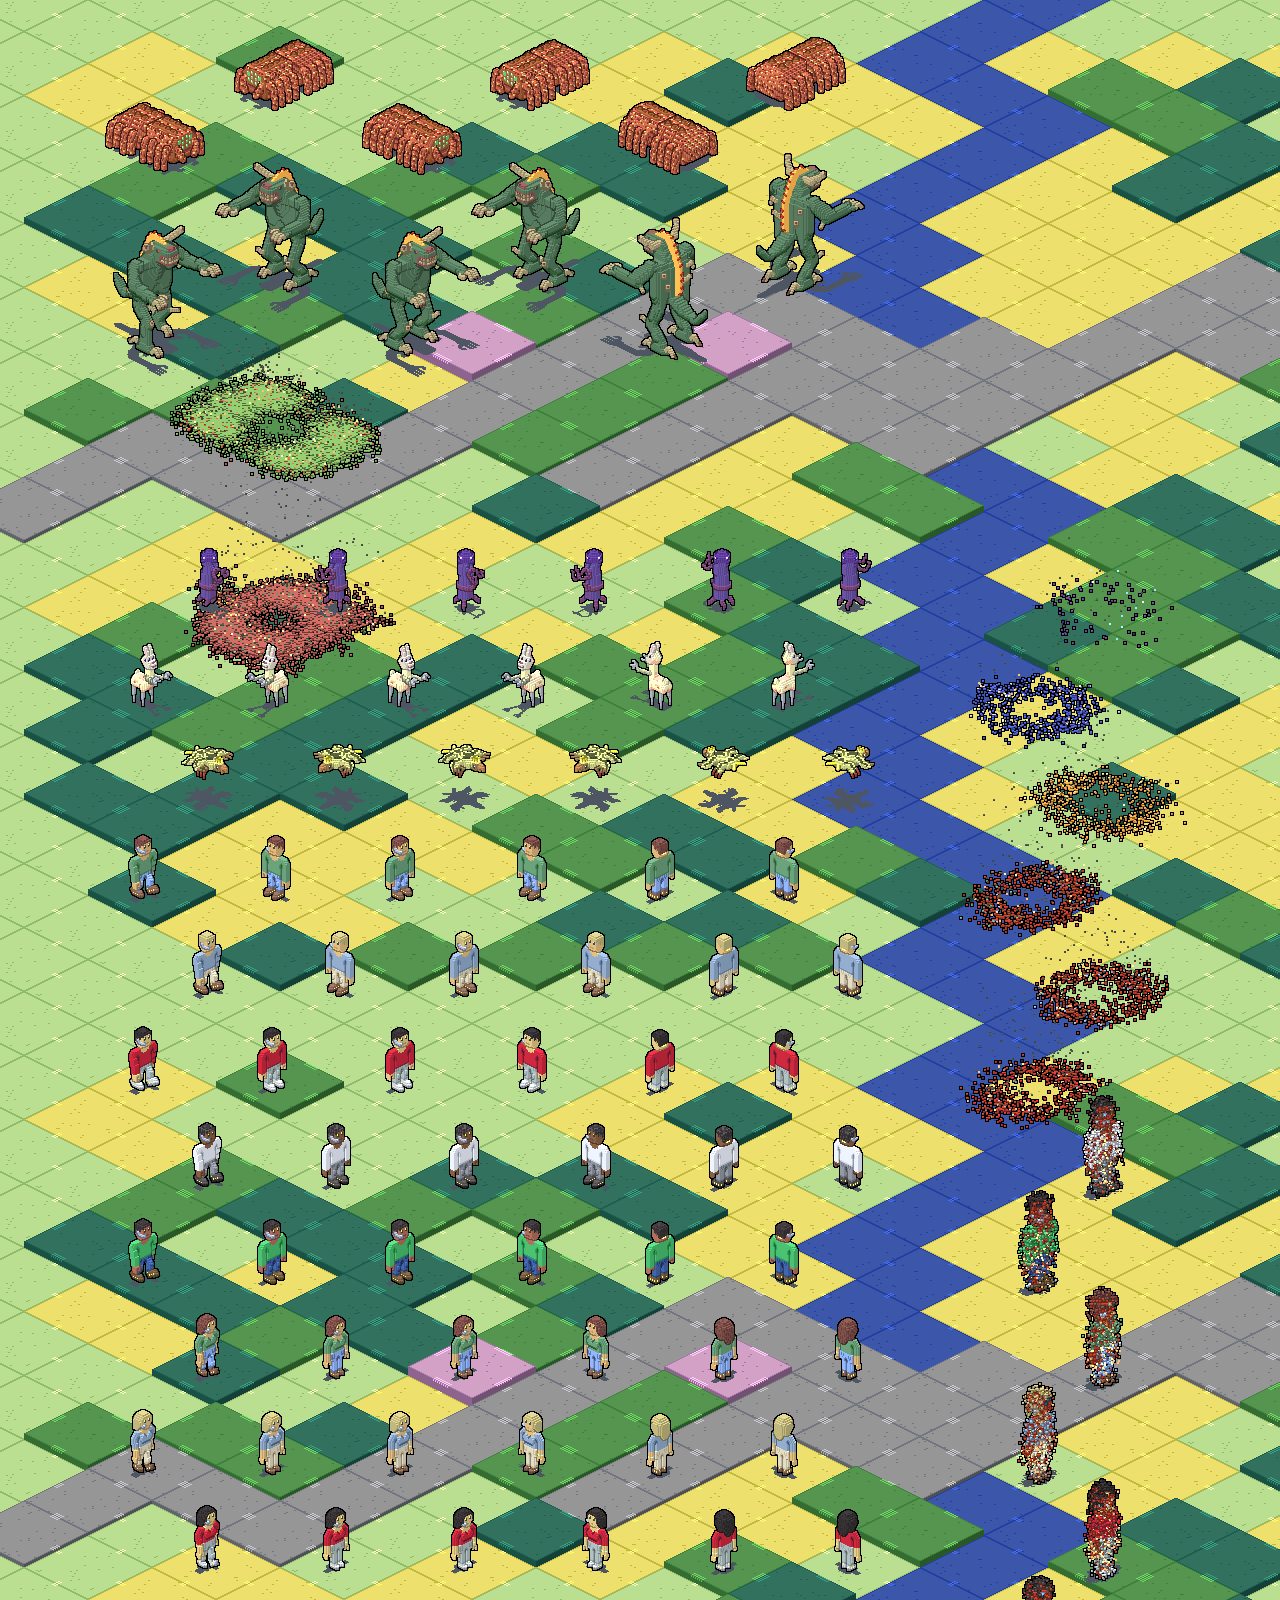
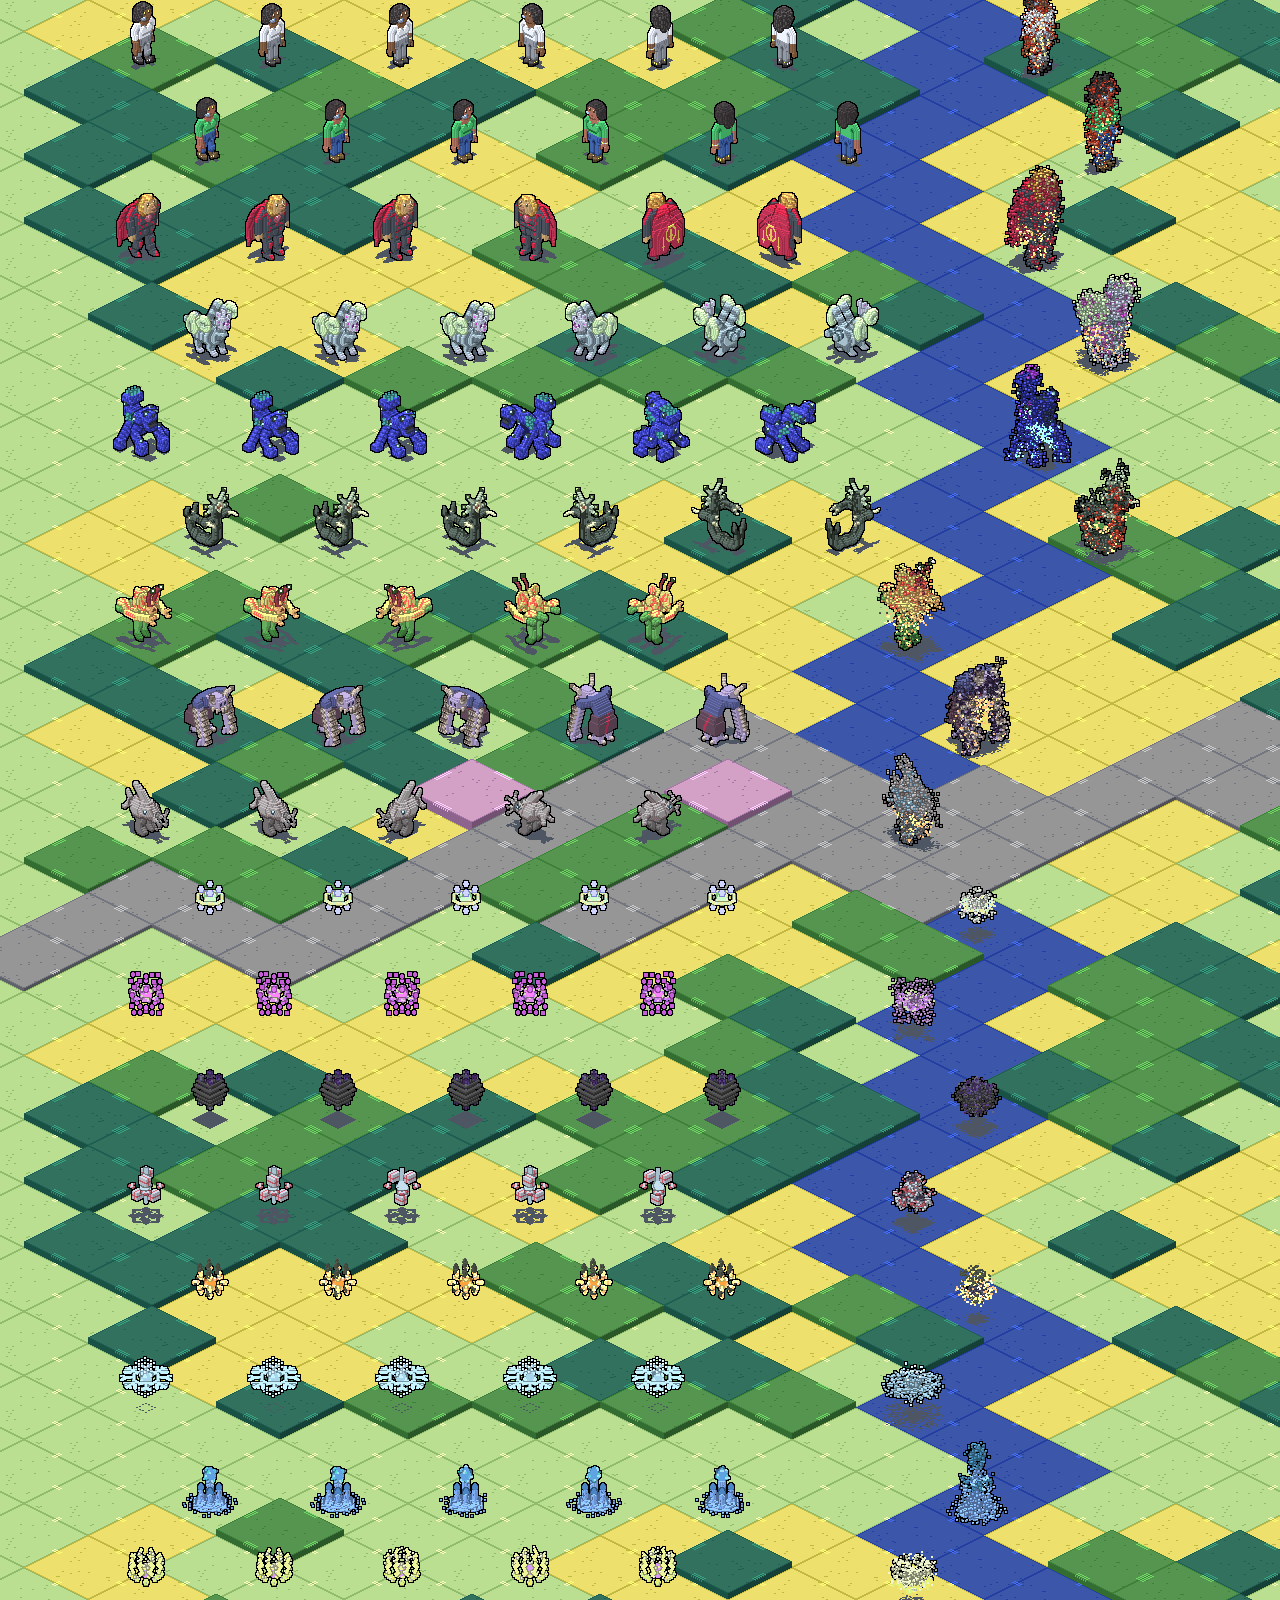
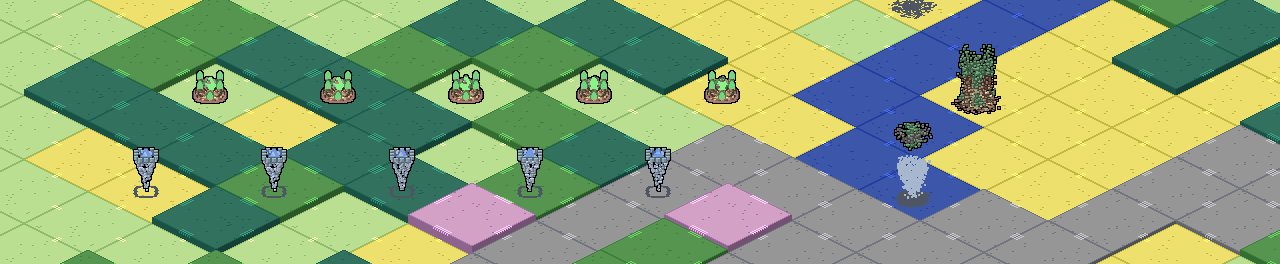
<file: index.html>
<html>
<head>
<title>PixVoxel Demo</title>
<style type="text/css">
img {border:none; padding: 0px; margin-top: 20px;padding-right: 40px; outline: none;}
.big img {border:none; padding: 0px; margin-top: 48px;margin-right: 128px;margin-left: -40px; outline: none;}
.huge img {border:none; padding: 0px; padding-bottom: -40px; margin-top: -40px;margin-right: 128px;margin-left: -80px; outline: none;}
.massive img {border:none; padding: 0px; margin-top: -40px;margin-right: 88px;margin-left: -120px; outline: none;}

body {
	background-image: url(tiling_flat.png);
	background-position: -40px 0px;
	margin: 0;
}
td, tr { padding: 0px; margin: 0px; height: 128px;border: none; }
table { border-collapse: collapse; display: inline; margin: 0px 0px 0px 124px;}
.blackout {background: #333; width: 60%; margin:auto;}
p {color: #fff; background: #333; font-family: 'Arial';}
a {color: #f40; background: #333; font-family: 'Arial';}
p, a {color: #fff; font-family: "Arial"; font-weight: bold; background-color: #444; text-align: center; }
.gap
{
	margin-bottom: 0px;
	font-size: 20px;
	margin-left: -100px;
	min-height: 0px;
	max-height: 0px;
	width: 100px;
	position: relative;
	overflow:visible;
	display: inline-block;
}
.grid
{
	padding: 100px;
}
.row
{
	min-height: 96px;
	max-height: 96px;
	width: 100%;
	position: relative;
	font-size: 0px;
	overflow:visible;
}
.bigrow
{
	min-height: 192px;
	max-height: 192px;
	width: 100%;
	position: relative;
	font-size: 0px;
	overflow:visible;
}
.big
{
	margin-left: 10px;
}
.isotile
{
	position: relative;
	display: inline-block;
	width: 128px;
	height: 128px;
	margin-top: -64px;
}
.bigtile
{
	position: relative;
	display: inline-block;
	width: 128px;
	height: 128px;
	margin-top: -112px;
	top: -112px;
}
.tritile
{
	position: relative;
	display: inline-block;
	width: 128px;
	height: 128px;
	margin-left: 48px;
	margin-top: -180px;
	top: 48px;
}
.massive
{
	position: relative;
	display: inline-block;
	width: 256px;
	height: 128px;
	margin-left: 128px;
	margin-top: -88px;
	top: -8px;
}
.row:nth-of-type(2n-1)
{
	margin-left: 64px;
}
.bigtile:nth-of-type(2n-1)
{
	top: -48px;
}
</style>
</head>
<body>
<div class="grid">
<div class="bigrow" >
<div class="big">
<div class="bigtile"><img src="species/palette10_Nodebpe_Walk_Huge_animated.gif" /></div>
<div class="bigtile"><img src="species/palette10_Nodebpe_Huge_animated.gif" /></div>
<div class="bigtile"><img src="species/Nodebpe_Huge_face0_0.png" /></div>
<div class="bigtile"><img src="species/Nodebpe_Huge_face1_0.png" /></div>
<div class="bigtile"><img src="species/Nodebpe_Huge_face2_0.png" /></div>
<div class="bigtile"><img src="species/Nodebpe_Huge_face3_0.png" /></div>
<div class="massive"><img src="species/palette10_Nodebpe_explosion_animated.gif" /></div>
</div>
</div>
<div class="bigrow" >
<div class="big">
<div class="bigtile"><img src="species/palette19_Vashk_Walk_Huge_animated.gif" /></div>
<div class="bigtile"><img src="species/palette19_Vashk_Huge_animated.gif" /></div>
<div class="bigtile"><img src="species/Vashk_Huge_face0_0.png" /></div>
<div class="bigtile"><img src="species/Vashk_Huge_face1_0.png" /></div>
<div class="bigtile"><img src="species/Vashk_Huge_face2_0.png" /></div>
<div class="bigtile"><img src="species/Vashk_Huge_face3_0.png" /></div>
<div class="massive"><img src="species/palette19_Vashk_explosion_animated.gif" /></div>
</div>
</div>
<div class="row" >
<div class="isotile"><img src="species/palette11_Tassar_Walk_Large_animated.gif" /></div>
<div class="isotile"><img src="species/palette11_Tassar_Large_animated.gif" /></div>
<div class="isotile"><img src="species/Tassar_Large_face0_0.png" /></div>
<div class="isotile"><img src="species/Tassar_Large_face1_0.png" /></div>
<div class="isotile"><img src="species/Tassar_Large_face2_0.png" /></div>
<div class="isotile"><img src="species/Tassar_Large_face3_0.png" /></div>
<div class="tritile"><img src="species/palette11_Tassar_explosion_animated.gif" /></div>
</div>
<div class="row" >
<div class="isotile"><img src="species/palette12_Ilapa_Walk_Large_animated.gif" /></div>
<div class="isotile"><img src="species/palette12_Ilapa_Large_animated.gif" /></div>
<div class="isotile"><img src="species/Ilapa_Large_face0_0.png" /></div>
<div class="isotile"><img src="species/Ilapa_Large_face1_0.png" /></div>
<div class="isotile"><img src="species/Ilapa_Large_face2_0.png" /></div>
<div class="isotile"><img src="species/Ilapa_Large_face3_0.png" /></div>
<div class="tritile"><img src="species/palette12_Ilapa_explosion_animated.gif" /></div>
</div>
<div class="row" >
<div class="isotile"><img src="species/palette13_Kurguiv_Walk_Large_animated.gif" /></div>
<div class="isotile"><img src="species/palette13_Kurguiv_Large_animated.gif" /></div>
<div class="isotile"><img src="species/Kurguiv_Large_face0_0.png" /></div>
<div class="isotile"><img src="species/Kurguiv_Large_face1_0.png" /></div>
<div class="isotile"><img src="species/Kurguiv_Large_face2_0.png" /></div>
<div class="isotile"><img src="species/Kurguiv_Large_face3_0.png" /></div>
<div class="tritile"><img src="species/palette13_Kurguiv_explosion_animated.gif" /></div>
</div>
<div class="row" >
<div class="isotile"><img src="species/palette0_Human_Male_Walk_Large_animated.gif" /></div>
<div class="isotile"><img src="species/palette0_Human_Male_Large_animated.gif" /></div>
<div class="isotile"><img src="species/palette0/Human_Male_Large_face0_0.png" /></div>
<div class="isotile"><img src="species/palette0/Human_Male_Large_face1_0.png" /></div>
<div class="isotile"><img src="species/palette0/Human_Male_Large_face2_0.png" /></div>
<div class="isotile"><img src="species/palette0/Human_Male_Large_face3_0.png" /></div>
<div class="tritile"><img src="species/palette0_Human_Male_explosion_animated.gif" /></div>
</div>
<div class="row" >
<div class="isotile"><img src="species/palette1_Human_Male_Walk_Large_animated.gif" /></div>
<div class="isotile"><img src="species/palette1_Human_Male_Large_animated.gif" /></div>
<div class="isotile"><img src="species/palette1/Human_Male_Large_face0_0.png" /></div>
<div class="isotile"><img src="species/palette1/Human_Male_Large_face1_0.png" /></div>
<div class="isotile"><img src="species/palette1/Human_Male_Large_face2_0.png" /></div>
<div class="isotile"><img src="species/palette1/Human_Male_Large_face3_0.png" /></div>
<div class="tritile"><img src="species/palette1_Human_Male_explosion_animated.gif" /></div>
</div>
<div class="row" >
<div class="isotile"><img src="species/palette15_Human_Male_Walk_Large_animated.gif" /></div>
<div class="isotile"><img src="species/palette15_Human_Male_Large_animated.gif" /></div>
<div class="isotile"><img src="species/palette15/Human_Male_Large_face0_0.png" /></div>
<div class="isotile"><img src="species/palette15/Human_Male_Large_face1_0.png" /></div>
<div class="isotile"><img src="species/palette15/Human_Male_Large_face2_0.png" /></div>
<div class="isotile"><img src="species/palette15/Human_Male_Large_face3_0.png" /></div>
<div class="tritile"><img src="species/palette15_Human_Male_explosion_animated.gif" /></div>
</div>
<div class="row" >
<div class="isotile"><img src="species/palette16_Human_Male_Walk_Large_animated.gif" /></div>
<div class="isotile"><img src="species/palette16_Human_Male_Large_animated.gif" /></div>
<div class="isotile"><img src="species/palette16/Human_Male_Large_face0_0.png" /></div>
<div class="isotile"><img src="species/palette16/Human_Male_Large_face1_0.png" /></div>
<div class="isotile"><img src="species/palette16/Human_Male_Large_face2_0.png" /></div>
<div class="isotile"><img src="species/palette16/Human_Male_Large_face3_0.png" /></div>
<div class="tritile"><img src="species/palette16_Human_Male_explosion_animated.gif" /></div>
</div>
<div class="row" >
<div class="isotile"><img src="species/palette17_Human_Male_Walk_Large_animated.gif" /></div>
<div class="isotile"><img src="species/palette17_Human_Male_Large_animated.gif" /></div>
<div class="isotile"><img src="species/palette17/Human_Male_Large_face0_0.png" /></div>
<div class="isotile"><img src="species/palette17/Human_Male_Large_face1_0.png" /></div>
<div class="isotile"><img src="species/palette17/Human_Male_Large_face2_0.png" /></div>
<div class="isotile"><img src="species/palette17/Human_Male_Large_face3_0.png" /></div>
<div class="tritile"><img src="species/palette17_Human_Male_explosion_animated.gif" /></div>
</div>
<div class="row" >
<div class="isotile"><img src="species/palette0_Human_Female_Walk_Large_animated.gif" /></div>
<div class="isotile"><img src="species/palette0_Human_Female_Large_animated.gif" /></div>
<div class="isotile"><img src="species/palette0/Human_Female_Large_face0_0.png" /></div>
<div class="isotile"><img src="species/palette0/Human_Female_Large_face1_0.png" /></div>
<div class="isotile"><img src="species/palette0/Human_Female_Large_face2_0.png" /></div>
<div class="isotile"><img src="species/palette0/Human_Female_Large_face3_0.png" /></div>
<div class="tritile"><img src="species/palette0_Human_Female_explosion_animated.gif" /></div>
</div>
<div class="row" >
<div class="isotile"><img src="species/palette1_Human_Female_Walk_Large_animated.gif" /></div>
<div class="isotile"><img src="species/palette1_Human_Female_Large_animated.gif" /></div>
<div class="isotile"><img src="species/palette1/Human_Female_Large_face0_0.png" /></div>
<div class="isotile"><img src="species/palette1/Human_Female_Large_face1_0.png" /></div>
<div class="isotile"><img src="species/palette1/Human_Female_Large_face2_0.png" /></div>
<div class="isotile"><img src="species/palette1/Human_Female_Large_face3_0.png" /></div>
<div class="tritile"><img src="species/palette1_Human_Female_explosion_animated.gif" /></div>
</div>
<div class="row" >
<div class="isotile"><img src="species/palette15_Human_Female_Walk_Large_animated.gif" /></div>
<div class="isotile"><img src="species/palette15_Human_Female_Large_animated.gif" /></div>
<div class="isotile"><img src="species/palette15/Human_Female_Large_face0_0.png" /></div>
<div class="isotile"><img src="species/palette15/Human_Female_Large_face1_0.png" /></div>
<div class="isotile"><img src="species/palette15/Human_Female_Large_face2_0.png" /></div>
<div class="isotile"><img src="species/palette15/Human_Female_Large_face3_0.png" /></div>
<div class="tritile"><img src="species/palette15_Human_Female_explosion_animated.gif" /></div>
</div>
<div class="row" >
<div class="isotile"><img src="species/palette16_Human_Female_Walk_Large_animated.gif" /></div>
<div class="isotile"><img src="species/palette16_Human_Female_Large_animated.gif" /></div>
<div class="isotile"><img src="species/palette16/Human_Female_Large_face0_0.png" /></div>
<div class="isotile"><img src="species/palette16/Human_Female_Large_face1_0.png" /></div>
<div class="isotile"><img src="species/palette16/Human_Female_Large_face2_0.png" /></div>
<div class="isotile"><img src="species/palette16/Human_Female_Large_face3_0.png" /></div>
<div class="tritile"><img src="species/palette16_Human_Female_explosion_animated.gif" /></div>
</div>
<div class="row" >
<div class="isotile"><img src="species/palette17_Human_Female_Walk_Large_animated.gif" /></div>
<div class="isotile"><img src="species/palette17_Human_Female_Large_animated.gif" /></div>
<div class="isotile"><img src="species/palette17/Human_Female_Large_face0_0.png" /></div>
<div class="isotile"><img src="species/palette17/Human_Female_Large_face1_0.png" /></div>
<div class="isotile"><img src="species/palette17/Human_Female_Large_face2_0.png" /></div>
<div class="isotile"><img src="species/palette17/Human_Female_Large_face3_0.png" /></div>
<div class="tritile"><img src="species/palette17_Human_Female_explosion_animated.gif" /></div>
</div>
<div class="row" >
<div class="isotile"><img src="species/palette14_Erezdo_Walk_Large_animated.gif" /></div>
<div class="isotile"><img src="species/palette14_Erezdo_Large_animated.gif" /></div>
<div class="isotile"><img src="species/Erezdo_Large_face0_0.png" /></div>
<div class="isotile"><img src="species/Erezdo_Large_face1_0.png" /></div>
<div class="isotile"><img src="species/Erezdo_Large_face2_0.png" /></div>
<div class="isotile"><img src="species/Erezdo_Large_face3_0.png" /></div>
<div class="tritile"><img src="species/palette14_Erezdo_explosion_animated.gif" /></div>
</div>
<div class="row" >
<div class="isotile"><img src="species/palette18_Cerpali_Walk_Large_animated.gif" /></div>
<div class="isotile"><img src="species/palette18_Cerpali_Large_animated.gif" /></div>
<div class="isotile"><img src="species/Cerpali_Large_face0_0.png" /></div>
<div class="isotile"><img src="species/Cerpali_Large_face1_0.png" /></div>
<div class="isotile"><img src="species/Cerpali_Large_face2_0.png" /></div>
<div class="isotile"><img src="species/Cerpali_Large_face3_0.png" /></div>
<div class="tritile"><img src="species/palette18_Cerpali_explosion_animated.gif" /></div>
</div>
<div class="row" >
<div class="isotile"><img src="species/palette20_Lomuk_Walk_Large_animated.gif" /></div>
<div class="isotile"><img src="species/palette20_Lomuk_Large_animated.gif" /></div>
<div class="isotile"><img src="species/Lomuk_Large_face0_0.png" /></div>
<div class="isotile"><img src="species/Lomuk_Large_face1_0.png" /></div>
<div class="isotile"><img src="species/Lomuk_Large_face2_0.png" /></div>
<div class="isotile"><img src="species/Lomuk_Large_face3_0.png" /></div>
<div class="tritile"><img src="species/palette20_Lomuk_explosion_animated.gif" /></div>
</div>
<div class="row" >
<div class="isotile"><img src="species/palette21_Glarosp_Walk_Large_animated.gif" /></div>
<div class="isotile"><img src="species/palette21_Glarosp_Large_animated.gif" /></div>
<div class="isotile"><img src="species/Glarosp_Large_face0_0.png" /></div>
<div class="isotile"><img src="species/Glarosp_Large_face1_0.png" /></div>
<div class="isotile"><img src="species/Glarosp_Large_face2_0.png" /></div>
<div class="isotile"><img src="species/Glarosp_Large_face3_0.png" /></div>
<div class="tritile"><img src="species/palette21_Glarosp_explosion_animated.gif" /></div>
</div>
<div class="row" >
<!--<div class="isotile"><img src="species/palette22_Pelmir_Walk_Large_animated.gif" /></div>-->
<div class="isotile"><img src="species/palette22_Pelmir_Large_animated.gif" /></div>
<div class="isotile"><img src="species/Pelmir_Large_face0_0.png" /></div>
<div class="isotile"><img src="species/Pelmir_Large_face1_0.png" /></div>
<div class="isotile"><img src="species/Pelmir_Large_face2_0.png" /></div>
<div class="isotile"><img src="species/Pelmir_Large_face3_0.png" /></div>
<div class="tritile"><img src="species/palette22_Pelmir_explosion_animated.gif" /></div>
</div>
<div class="row" >
<!--<div class="isotile"><img src="species/palette23_Uljir_Walk_Large_animated.gif" /></div>-->
<div class="isotile"><img src="species/palette23_Uljir_Large_animated.gif" /></div>
<div class="isotile"><img src="species/Uljir_Large_face0_0.png" /></div>
<div class="isotile"><img src="species/Uljir_Large_face1_0.png" /></div>
<div class="isotile"><img src="species/Uljir_Large_face2_0.png" /></div>
<div class="isotile"><img src="species/Uljir_Large_face3_0.png" /></div>
<div class="tritile"><img src="species/palette23_Uljir_explosion_animated.gif" /></div>
</div>
<div class="row" >
<!--<div class="isotile"><img src="species/palette24_Sfyst_Walk_Large_animated.gif" /></div>-->
<div class="isotile"><img src="species/palette24_Sfyst_Large_animated.gif" /></div>
<div class="isotile"><img src="species/Sfyst_Large_face0_0.png" /></div>
<div class="isotile"><img src="species/Sfyst_Large_face1_0.png" /></div>
<div class="isotile"><img src="species/Sfyst_Large_face2_0.png" /></div>
<div class="isotile"><img src="species/Sfyst_Large_face3_0.png" /></div>
<div class="tritile"><img src="species/palette24_Sfyst_explosion_animated.gif" /></div>
</div>
<div class="row" >
<!--<div class="isotile"><img src="species/palette25_Eidolon_Light_Walk_Large_animated.gif" /></div>-->
<div class="isotile"><img src="species/palette25_Eidolon_Light_Large_animated.gif" /></div>
<div class="isotile"><img src="species/Eidolon_Light_Large_face0_0.png" /></div>
<div class="isotile"><img src="species/Eidolon_Light_Large_face1_0.png" /></div>
<div class="isotile"><img src="species/Eidolon_Light_Large_face2_0.png" /></div>
<div class="isotile"><img src="species/Eidolon_Light_Large_face3_0.png" /></div>
<div class="tritile"><img src="species/palette25_Eidolon_Light_explosion_animated.gif" /></div>
</div>
<div class="row" >
<!--<div class="isotile"><img src="species/palette26_Eidolon_Atomic_Walk_Large_animated.gif" /></div>-->
<div class="isotile"><img src="species/palette26_Eidolon_Atomic_Large_animated.gif" /></div>
<div class="isotile"><img src="species/Eidolon_Atomic_Large_face0_0.png" /></div>
<div class="isotile"><img src="species/Eidolon_Atomic_Large_face1_0.png" /></div>
<div class="isotile"><img src="species/Eidolon_Atomic_Large_face2_0.png" /></div>
<div class="isotile"><img src="species/Eidolon_Atomic_Large_face3_0.png" /></div>
<div class="tritile"><img src="species/palette26_Eidolon_Atomic_explosion_animated.gif" /></div>
</div>
<div class="row" >
<!--<div class="isotile"><img src="species/palette27_Eidolon_Dark_Walk_Large_animated.gif" /></div>-->
<div class="isotile"><img src="species/palette27_Eidolon_Dark_Large_animated.gif" /></div>
<div class="isotile"><img src="species/Eidolon_Dark_Large_face0_0.png" /></div>
<div class="isotile"><img src="species/Eidolon_Dark_Large_face1_0.png" /></div>
<div class="isotile"><img src="species/Eidolon_Dark_Large_face2_0.png" /></div>
<div class="isotile"><img src="species/Eidolon_Dark_Large_face3_0.png" /></div>
<div class="tritile"><img src="species/palette27_Eidolon_Dark_explosion_animated.gif" /></div>
</div>
<div class="row" >
<!--<div class="isotile"><img src="species/palette28_Eidolon_Kinetic_Walk_Large_animated.gif" /></div>-->
<div class="isotile"><img src="species/palette28_Eidolon_Kinetic_Large_animated.gif" /></div>
<div class="isotile"><img src="species/Eidolon_Kinetic_Large_face0_0.png" /></div>
<div class="isotile"><img src="species/Eidolon_Kinetic_Large_face1_0.png" /></div>
<div class="isotile"><img src="species/Eidolon_Kinetic_Large_face2_0.png" /></div>
<div class="isotile"><img src="species/Eidolon_Kinetic_Large_face3_0.png" /></div>
<div class="tritile"><img src="species/palette28_Eidolon_Kinetic_explosion_animated.gif" /></div>
</div>
<div class="row" >
<!--<div class="isotile"><img src="species/palette29_Eidolon_Fire_Walk_Large_animated.gif" /></div>-->
<div class="isotile"><img src="species/palette29_Eidolon_Fire_Large_animated.gif" /></div>
<div class="isotile"><img src="species/Eidolon_Fire_Large_face0_0.png" /></div>
<div class="isotile"><img src="species/Eidolon_Fire_Large_face1_0.png" /></div>
<div class="isotile"><img src="species/Eidolon_Fire_Large_face2_0.png" /></div>
<div class="isotile"><img src="species/Eidolon_Fire_Large_face3_0.png" /></div>
<div class="tritile"><img src="species/palette29_Eidolon_Fire_explosion_animated.gif" /></div>
</div>
<div class="row" >
<!--<div class="isotile"><img src="species/palette30_Eidolon_Cold_Walk_Large_animated.gif" /></div>-->
<div class="isotile"><img src="species/palette30_Eidolon_Cold_Large_animated.gif" /></div>
<div class="isotile"><img src="species/Eidolon_Cold_Large_face0_0.png" /></div>
<div class="isotile"><img src="species/Eidolon_Cold_Large_face1_0.png" /></div>
<div class="isotile"><img src="species/Eidolon_Cold_Large_face2_0.png" /></div>
<div class="isotile"><img src="species/Eidolon_Cold_Large_face3_0.png" /></div>
<div class="tritile"><img src="species/palette30_Eidolon_Cold_explosion_animated.gif" /></div>
</div>
<div class="row" >
<!--<div class="isotile"><img src="species/palette31_Eidolon_Water_Walk_Large_animated.gif" /></div>-->
<div class="isotile"><img src="species/palette31_Eidolon_Water_Large_animated.gif" /></div>
<div class="isotile"><img src="species/Eidolon_Water_Large_face0_0.png" /></div>
<div class="isotile"><img src="species/Eidolon_Water_Large_face1_0.png" /></div>
<div class="isotile"><img src="species/Eidolon_Water_Large_face2_0.png" /></div>
<div class="isotile"><img src="species/Eidolon_Water_Large_face3_0.png" /></div>
<div class="tritile"><img src="species/palette31_Eidolon_Water_explosion_animated.gif" /></div>
</div>
<div class="row" >
<!--<div class="isotile"><img src="species/palette32_Eidolon_Electric_Walk_Large_animated.gif" /></div>-->
<div class="isotile"><img src="species/palette32_Eidolon_Electric_Large_animated.gif" /></div>
<div class="isotile"><img src="species/Eidolon_Electric_Large_face0_0.png" /></div>
<div class="isotile"><img src="species/Eidolon_Electric_Large_face1_0.png" /></div>
<div class="isotile"><img src="species/Eidolon_Electric_Large_face2_0.png" /></div>
<div class="isotile"><img src="species/Eidolon_Electric_Large_face3_0.png" /></div>
<div class="tritile"><img src="species/palette32_Eidolon_Electric_explosion_animated.gif" /></div>
</div>
<div class="row" >
<!--<div class="isotile"><img src="species/palette33_Eidolon_Earth_Walk_Large_animated.gif" /></div>-->
<div class="isotile"><img src="species/palette33_Eidolon_Earth_Large_animated.gif" /></div>
<div class="isotile"><img src="species/Eidolon_Earth_Large_face0_0.png" /></div>
<div class="isotile"><img src="species/Eidolon_Earth_Large_face1_0.png" /></div>
<div class="isotile"><img src="species/Eidolon_Earth_Large_face2_0.png" /></div>
<div class="isotile"><img src="species/Eidolon_Earth_Large_face3_0.png" /></div>
<div class="tritile"><img src="species/palette33_Eidolon_Earth_explosion_animated.gif" /></div>
</div>
<div class="row" >
<!--<div class="isotile"><img src="species/palette34_Eidolon_Air_Walk_Large_animated.gif" /></div>-->
<div class="isotile"><img src="species/palette34_Eidolon_Air_Large_animated.gif" /></div>
<div class="isotile"><img src="species/Eidolon_Air_Large_face0_0.png" /></div>
<div class="isotile"><img src="species/Eidolon_Air_Large_face1_0.png" /></div>
<div class="isotile"><img src="species/Eidolon_Air_Large_face2_0.png" /></div>
<div class="isotile"><img src="species/Eidolon_Air_Large_face3_0.png" /></div>
<div class="tritile"><img src="species/palette34_Eidolon_Air_explosion_animated.gif" /></div>
</div>

</div>
</body>
</html>
</file>
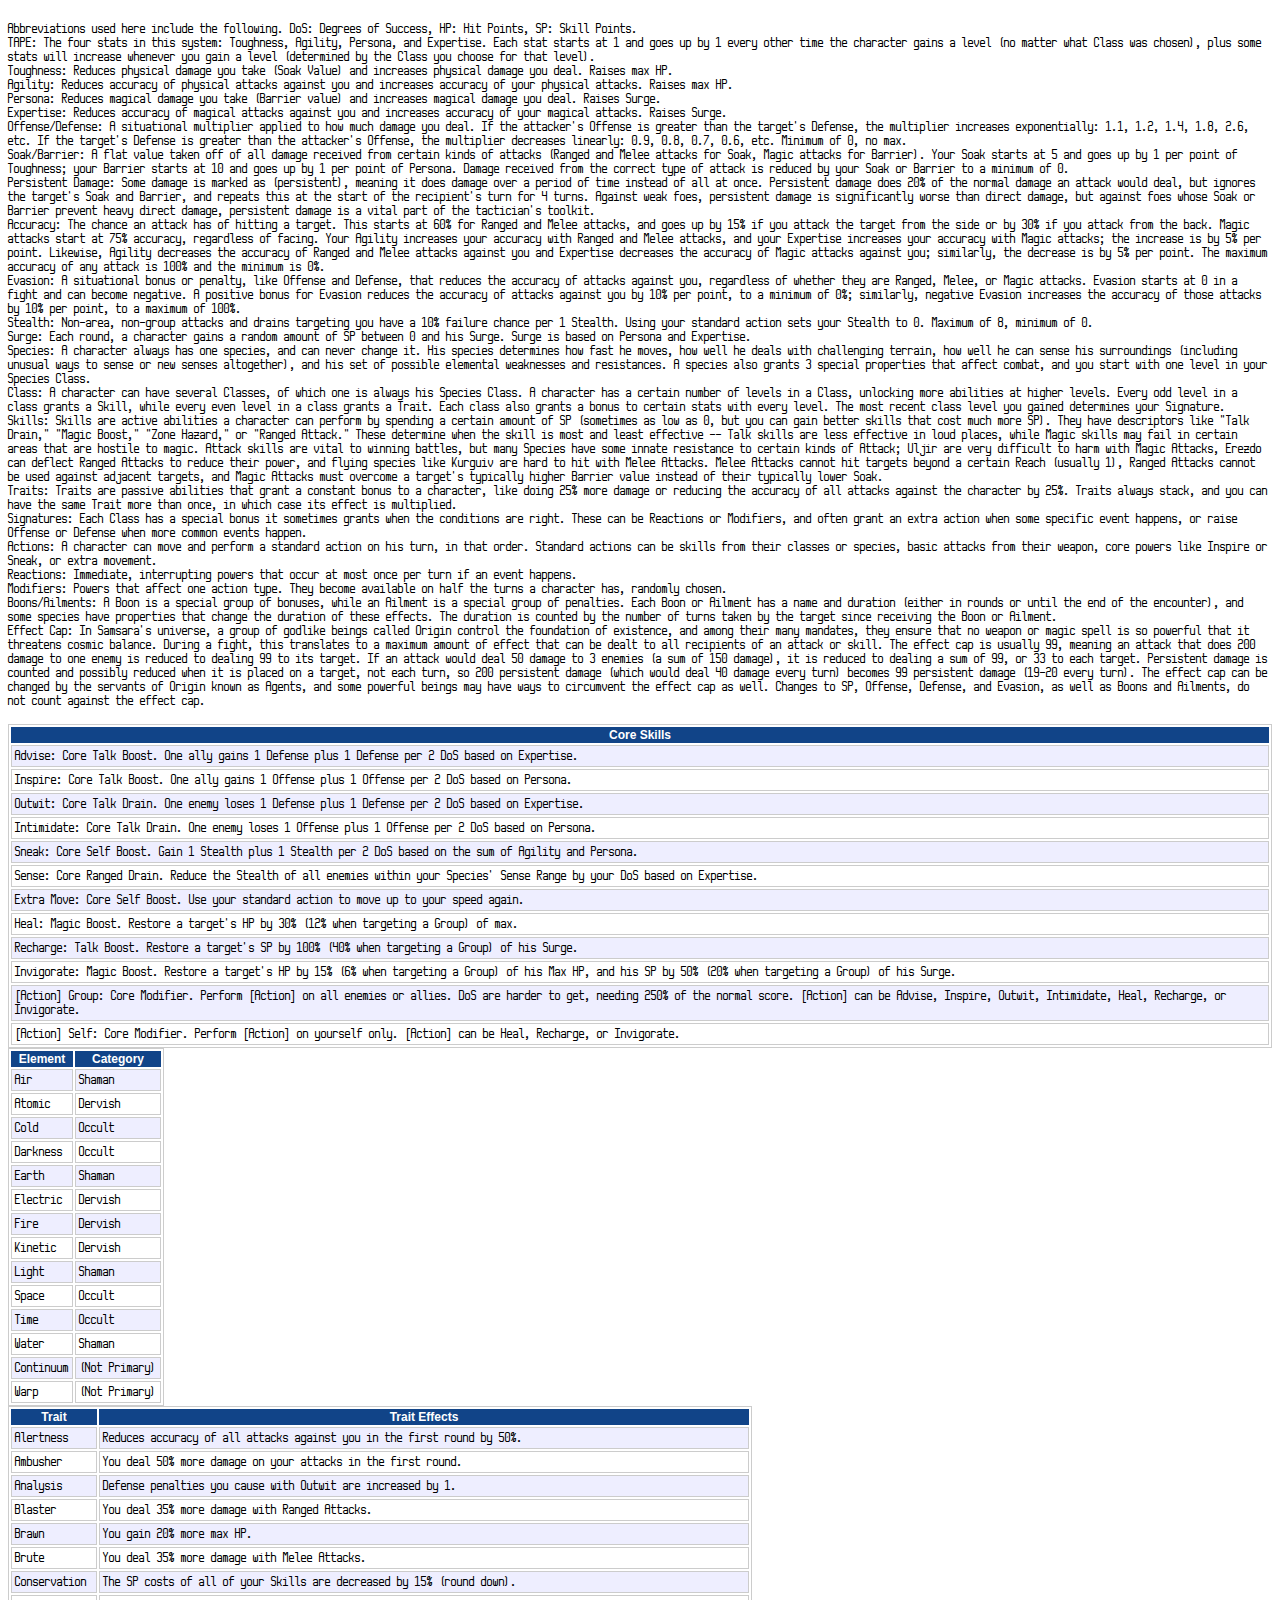
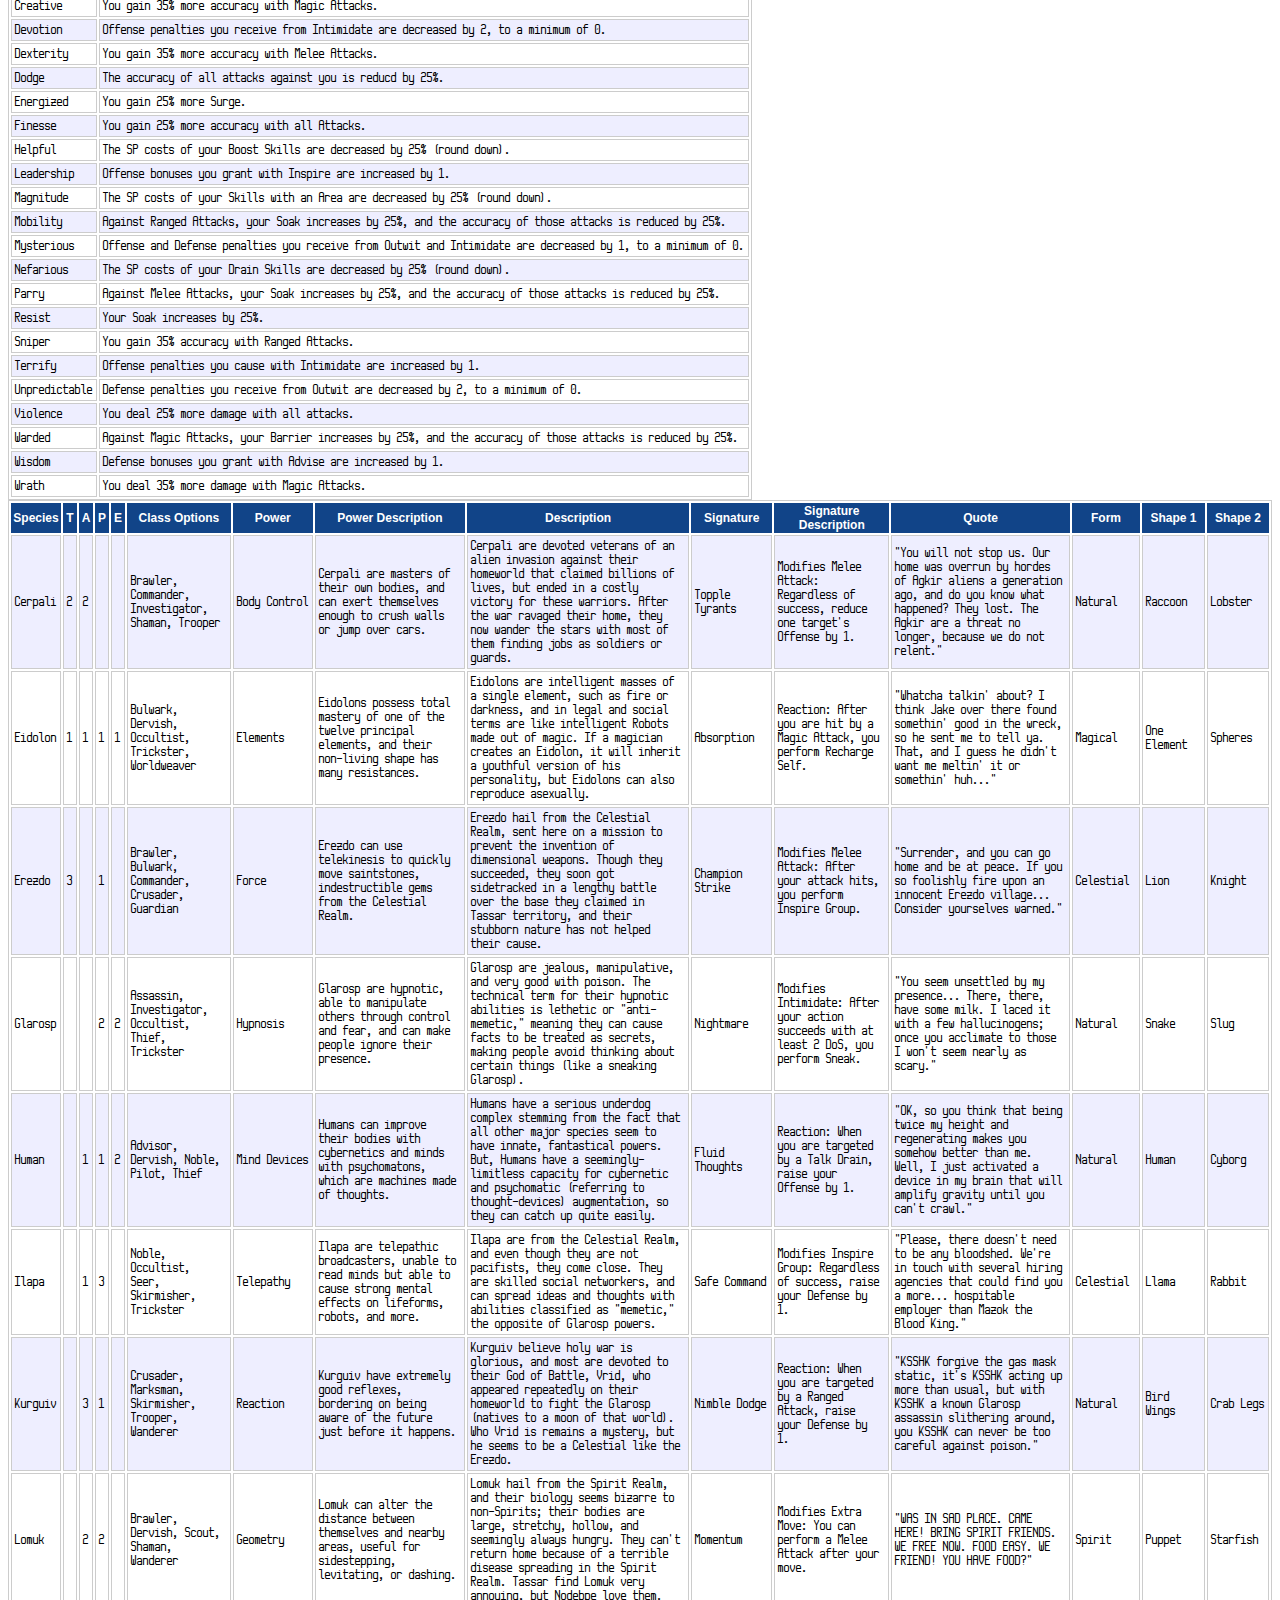
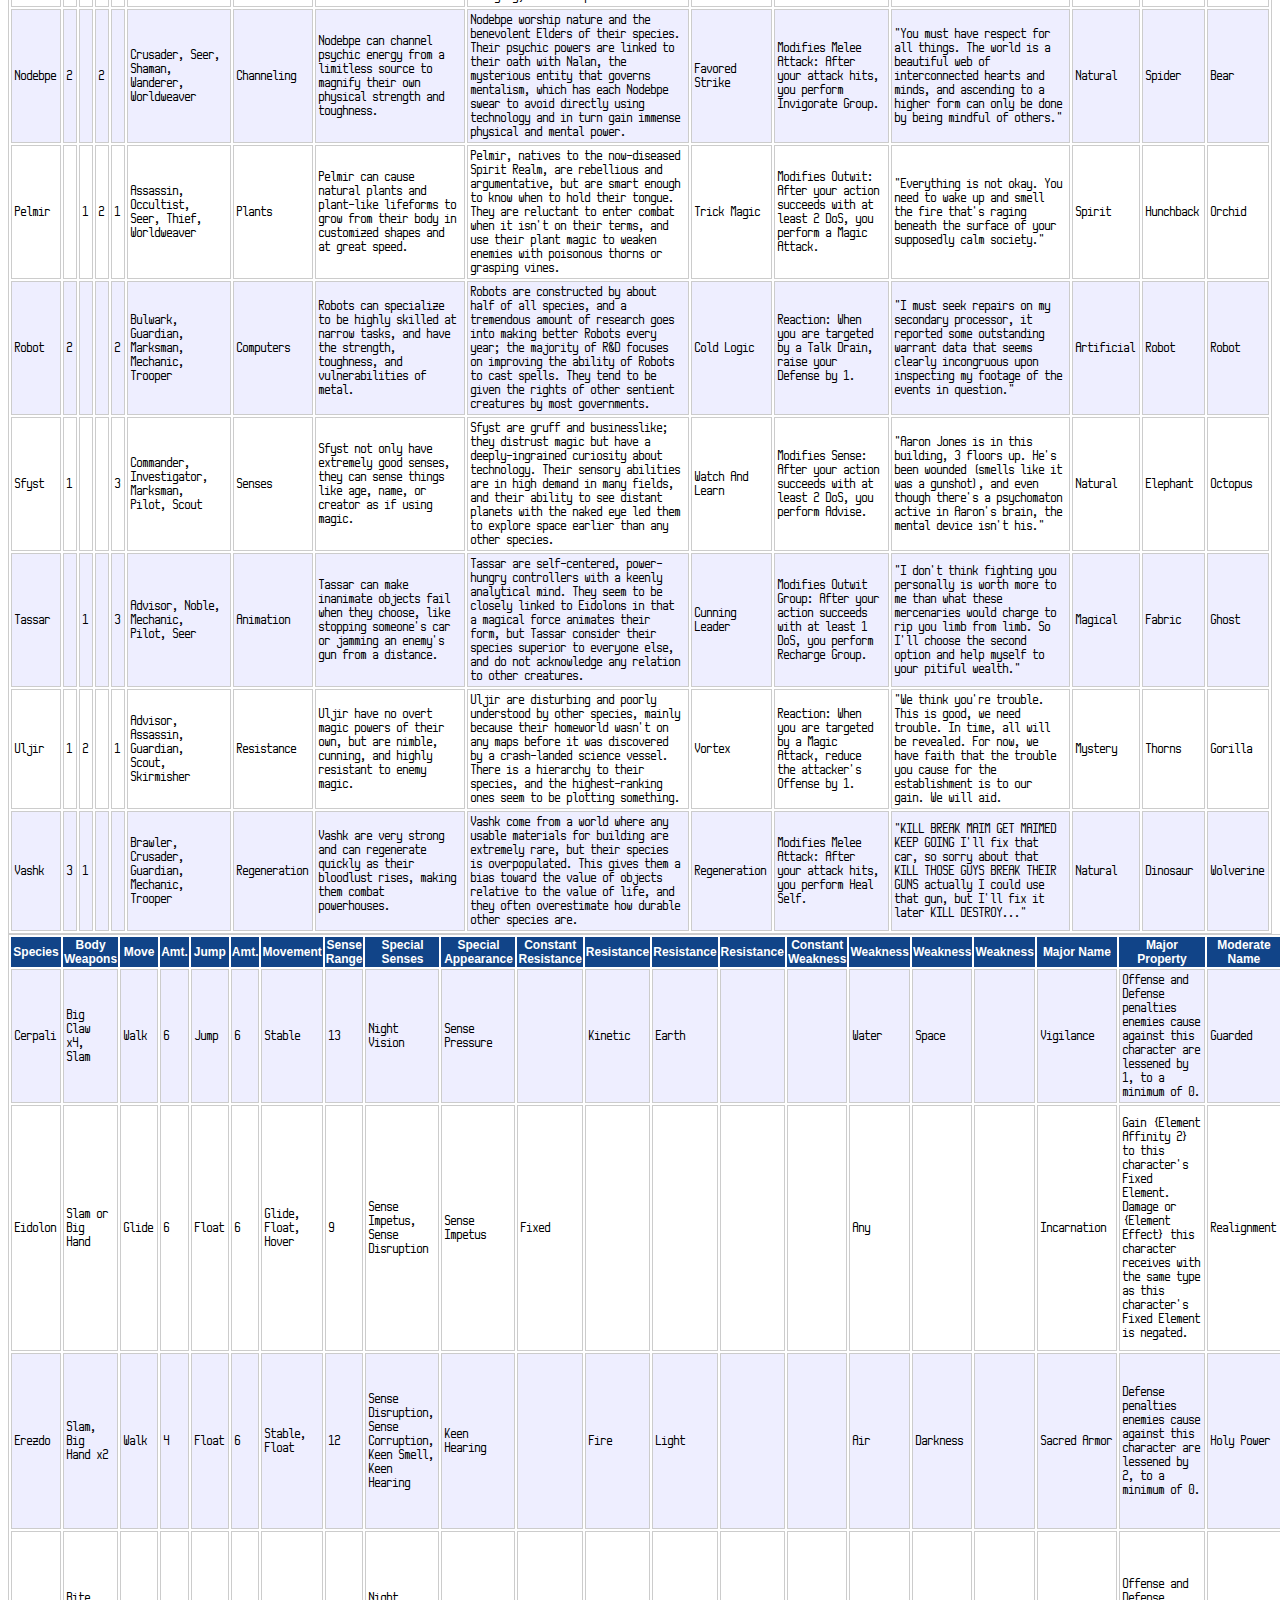
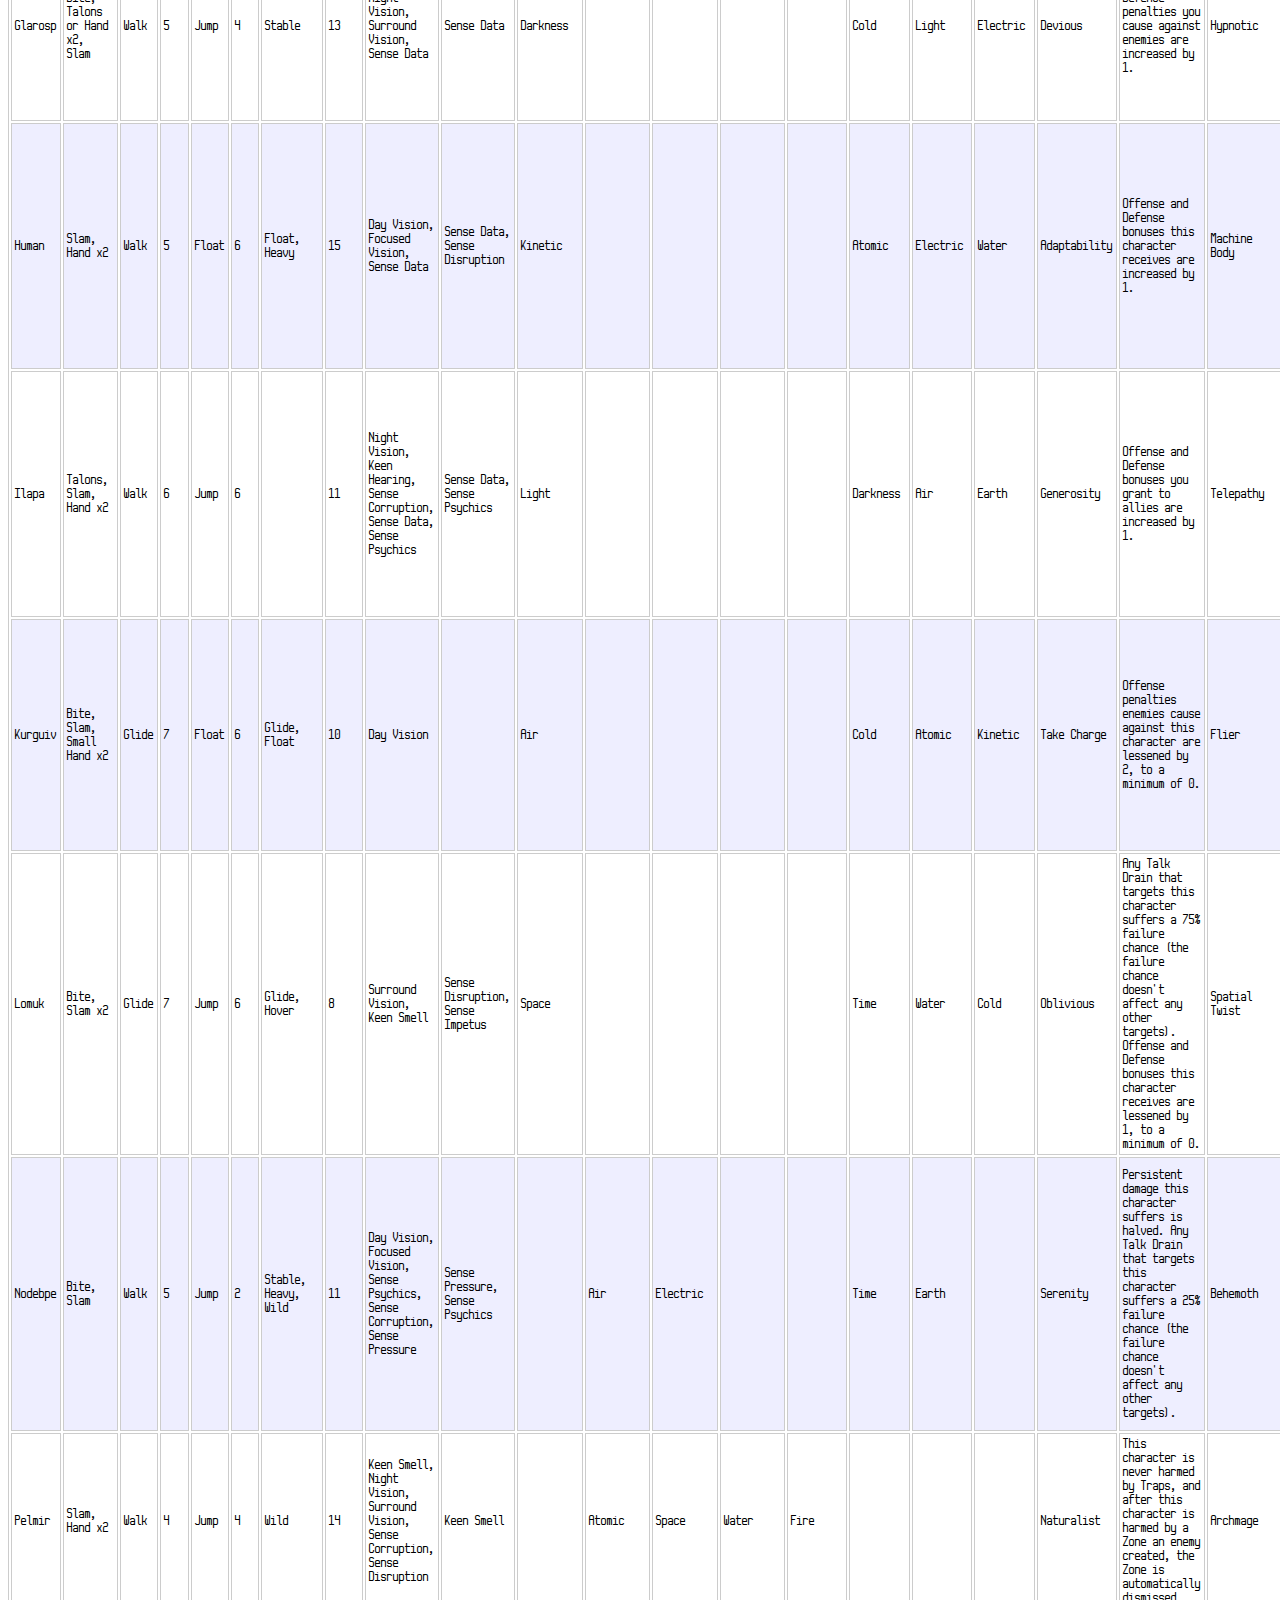
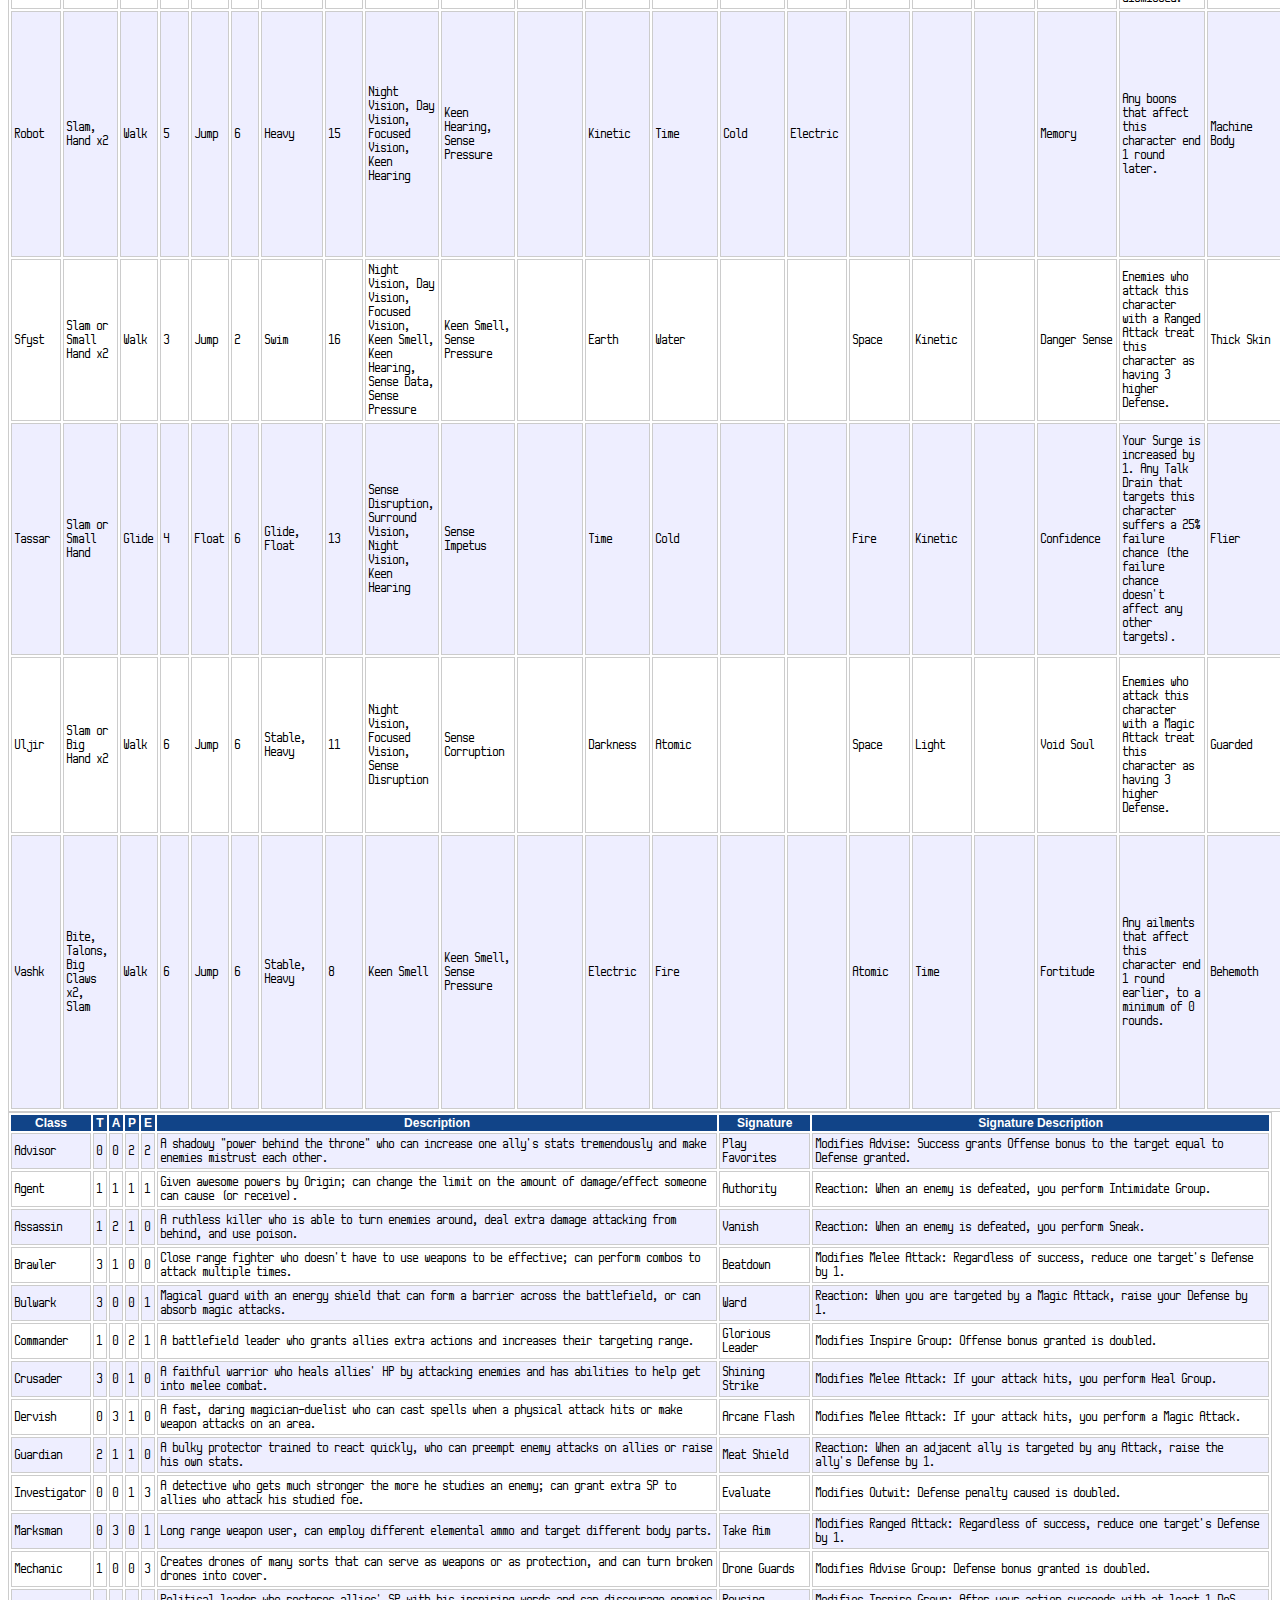
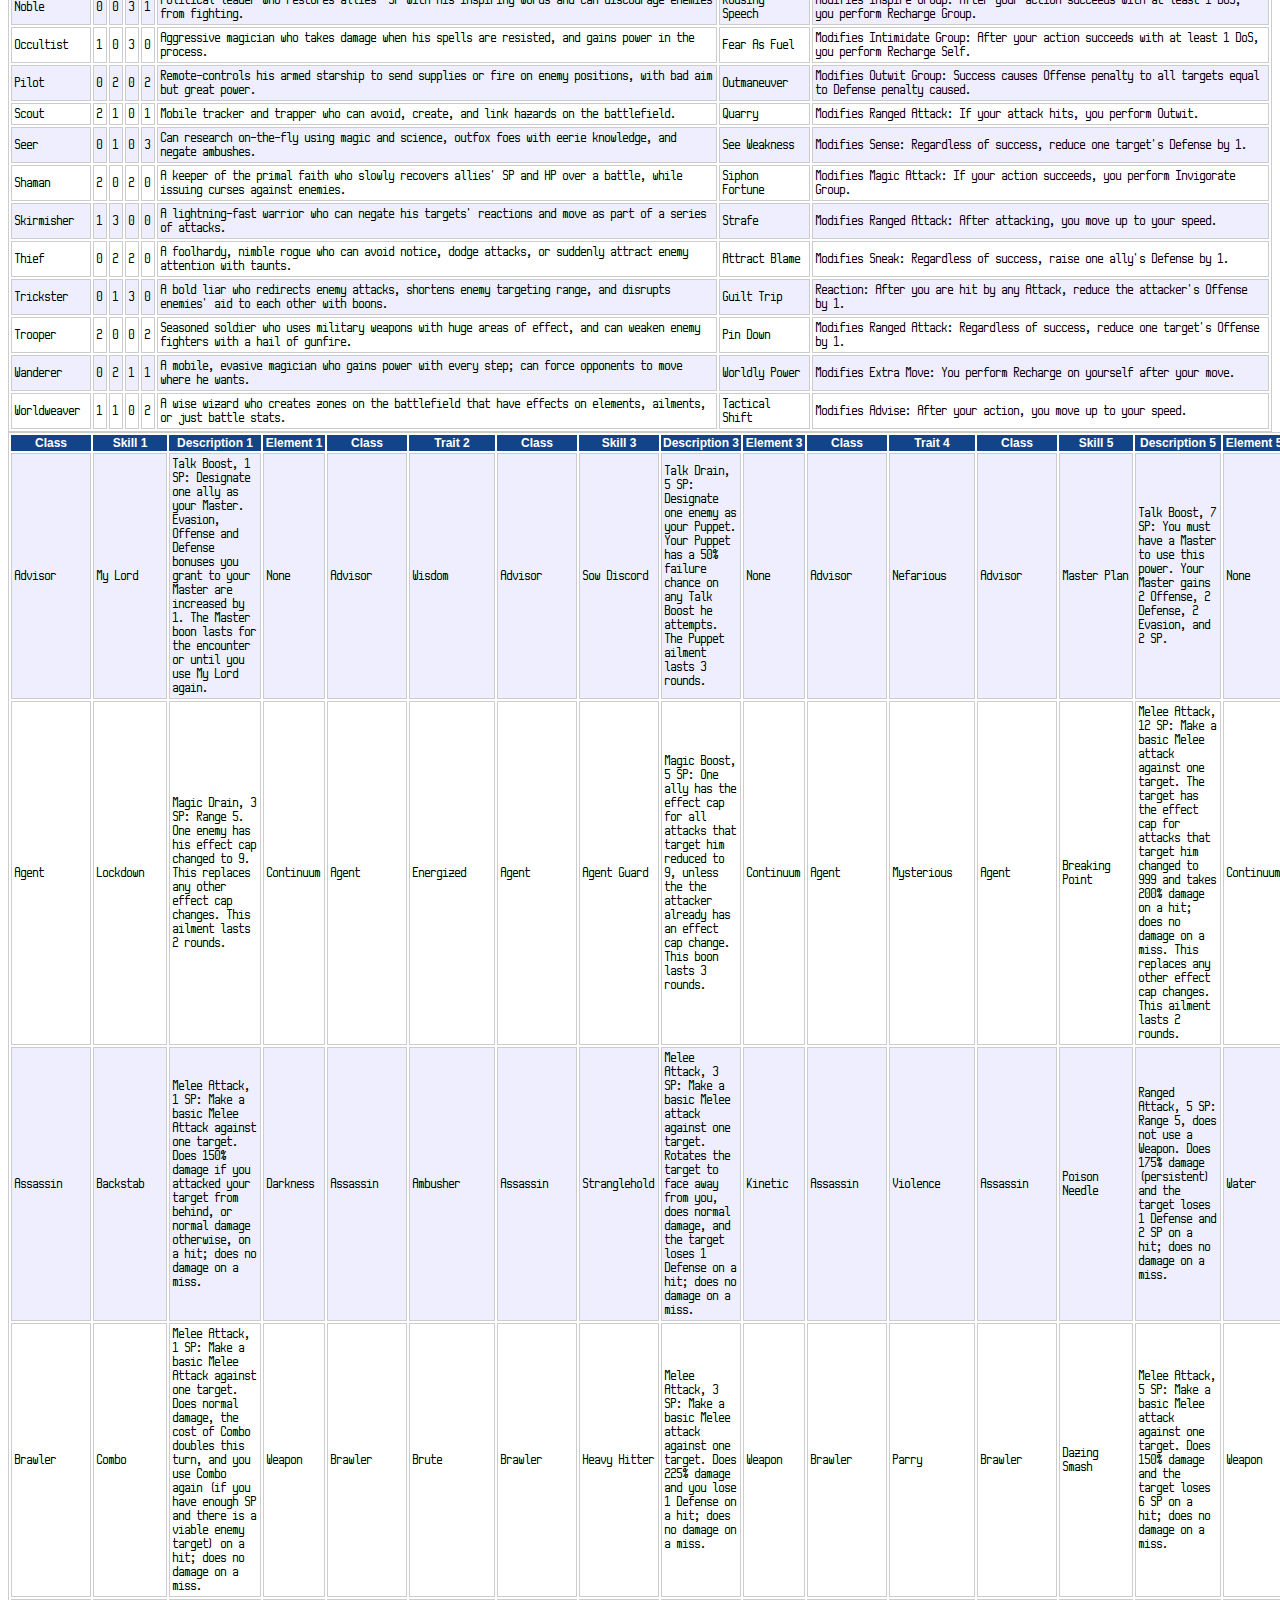
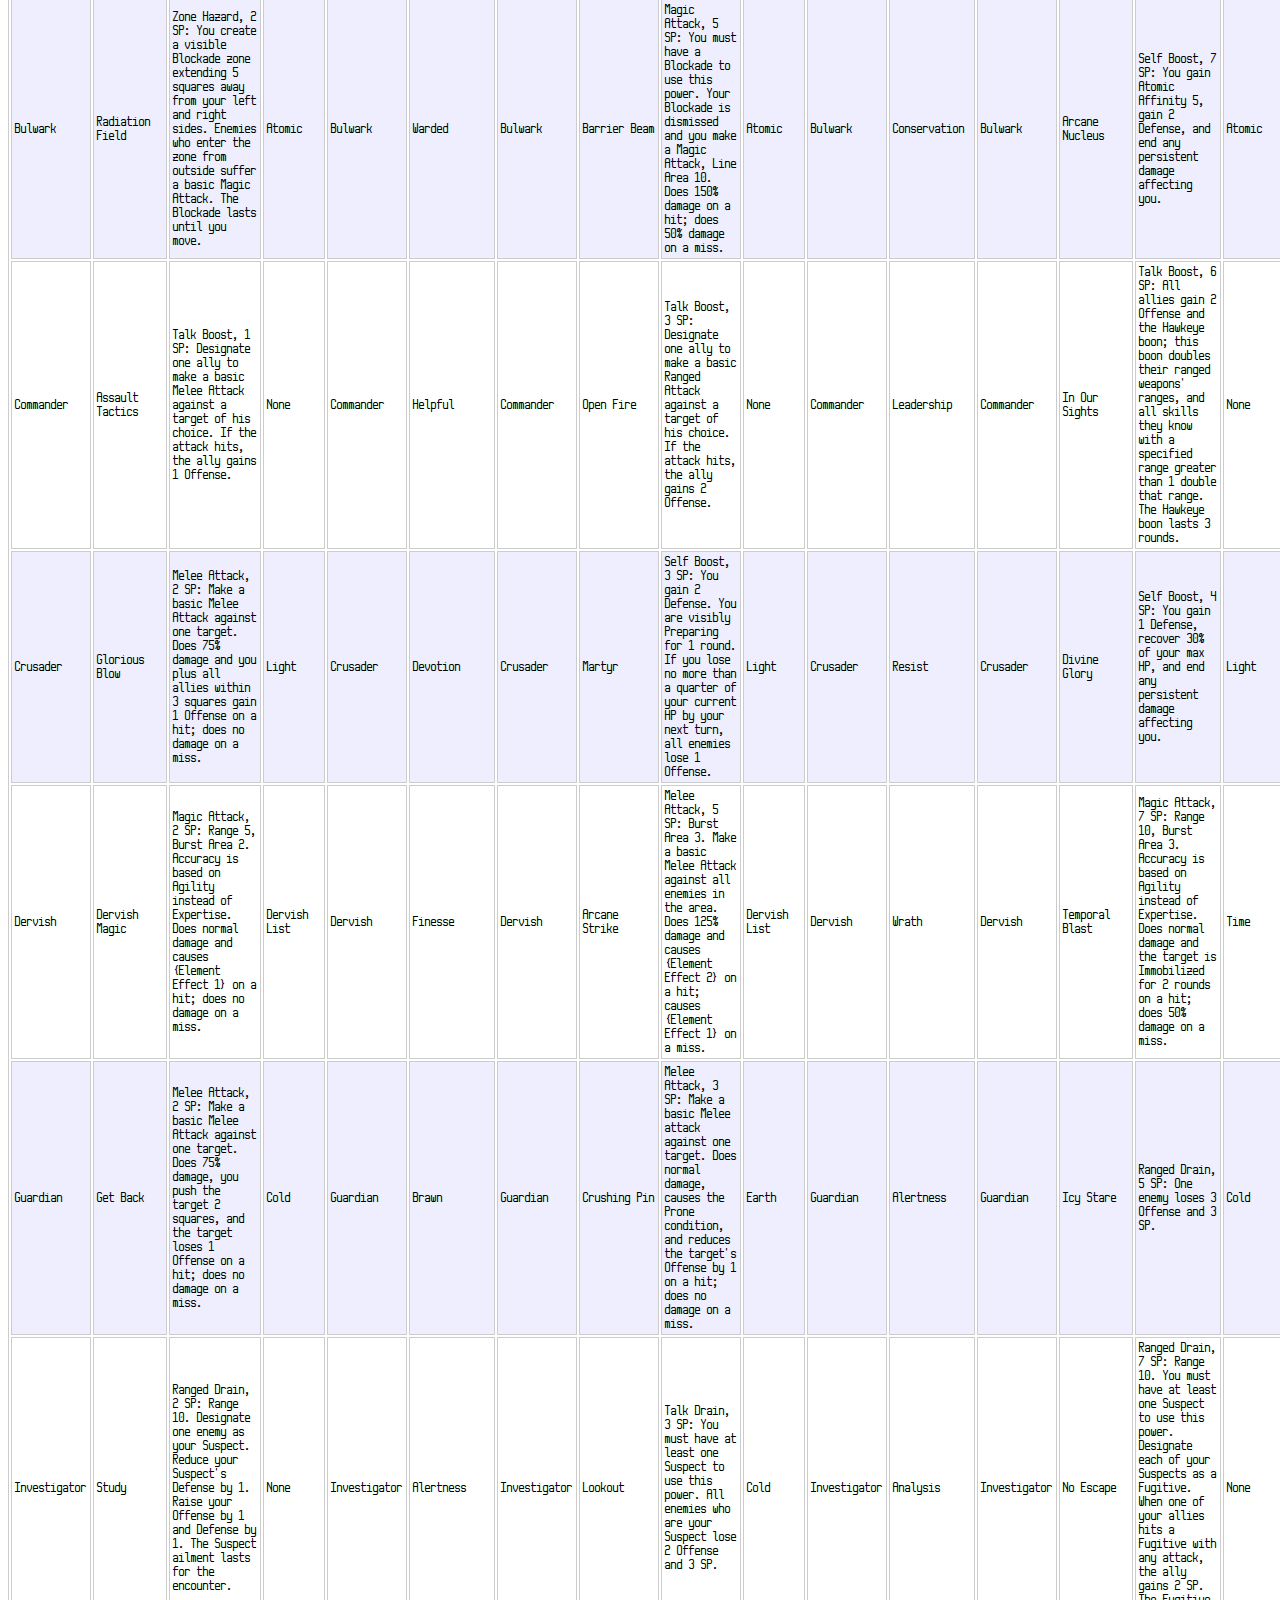
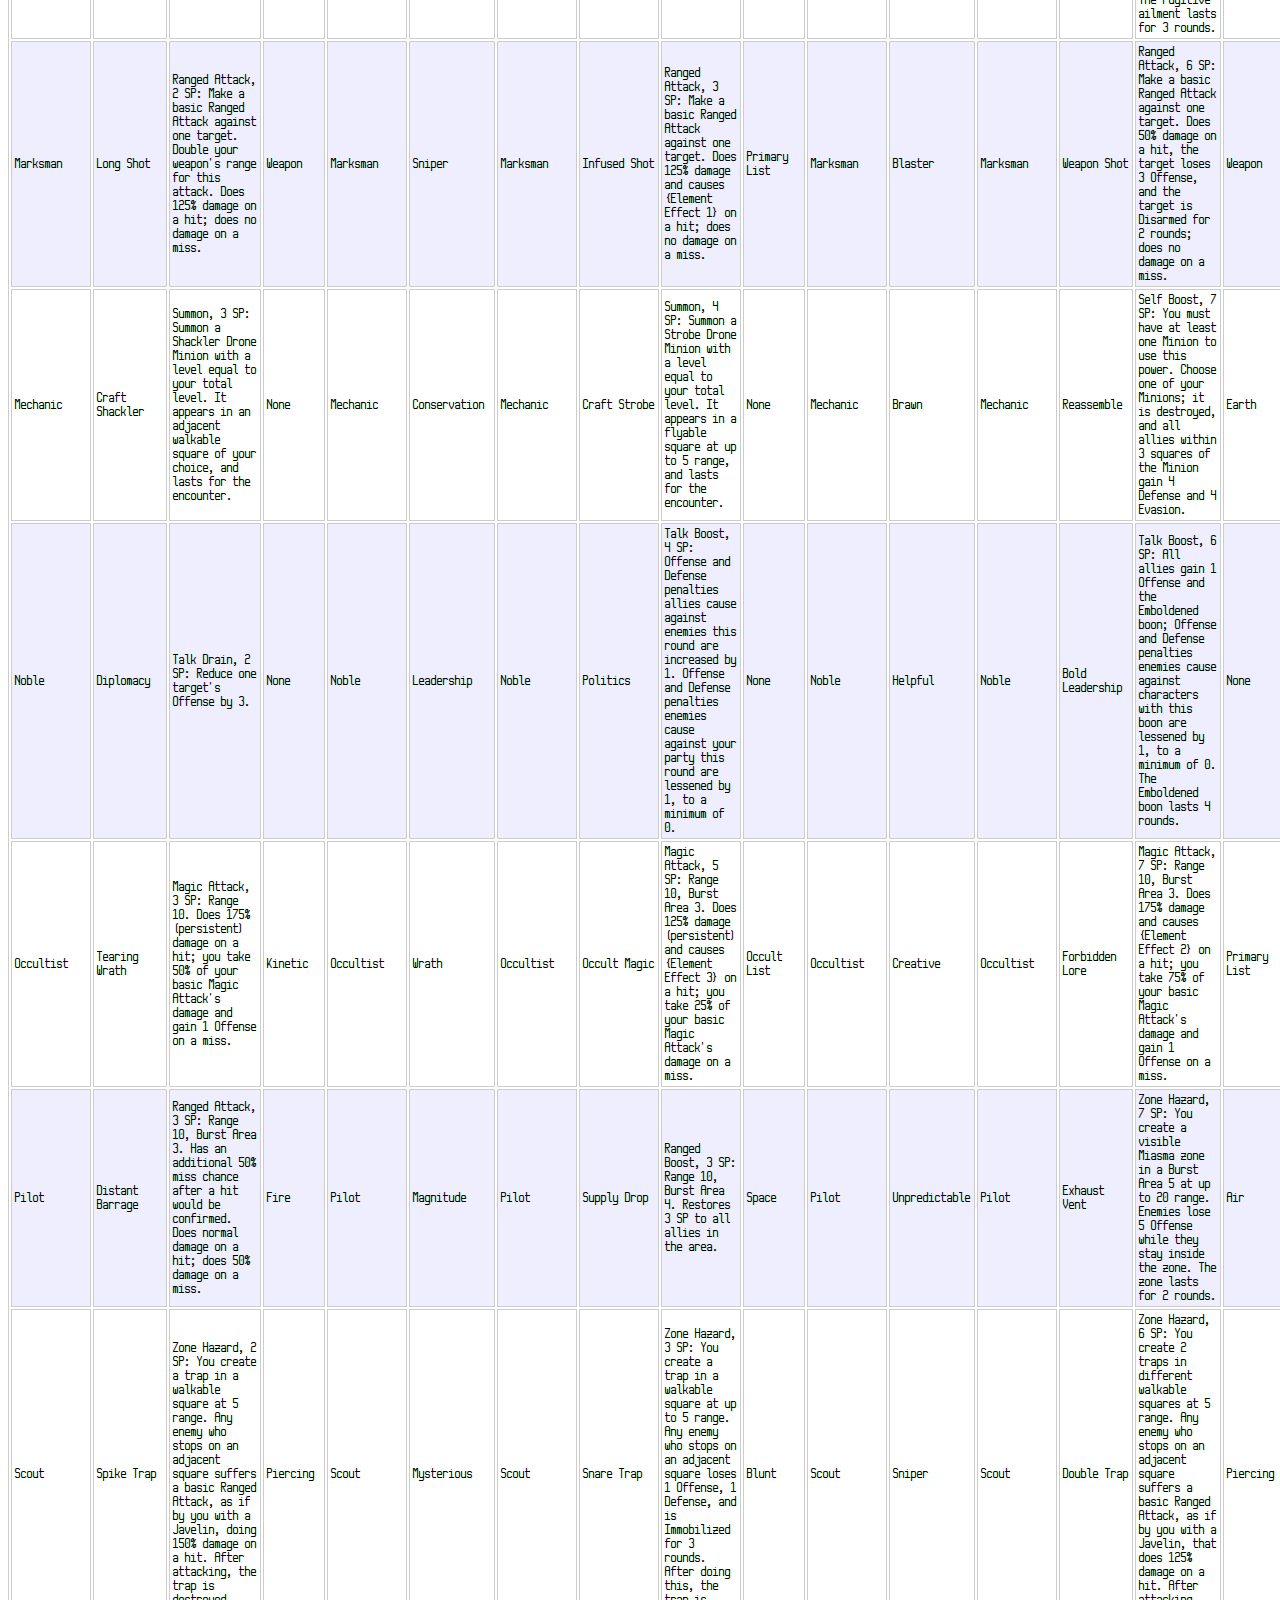
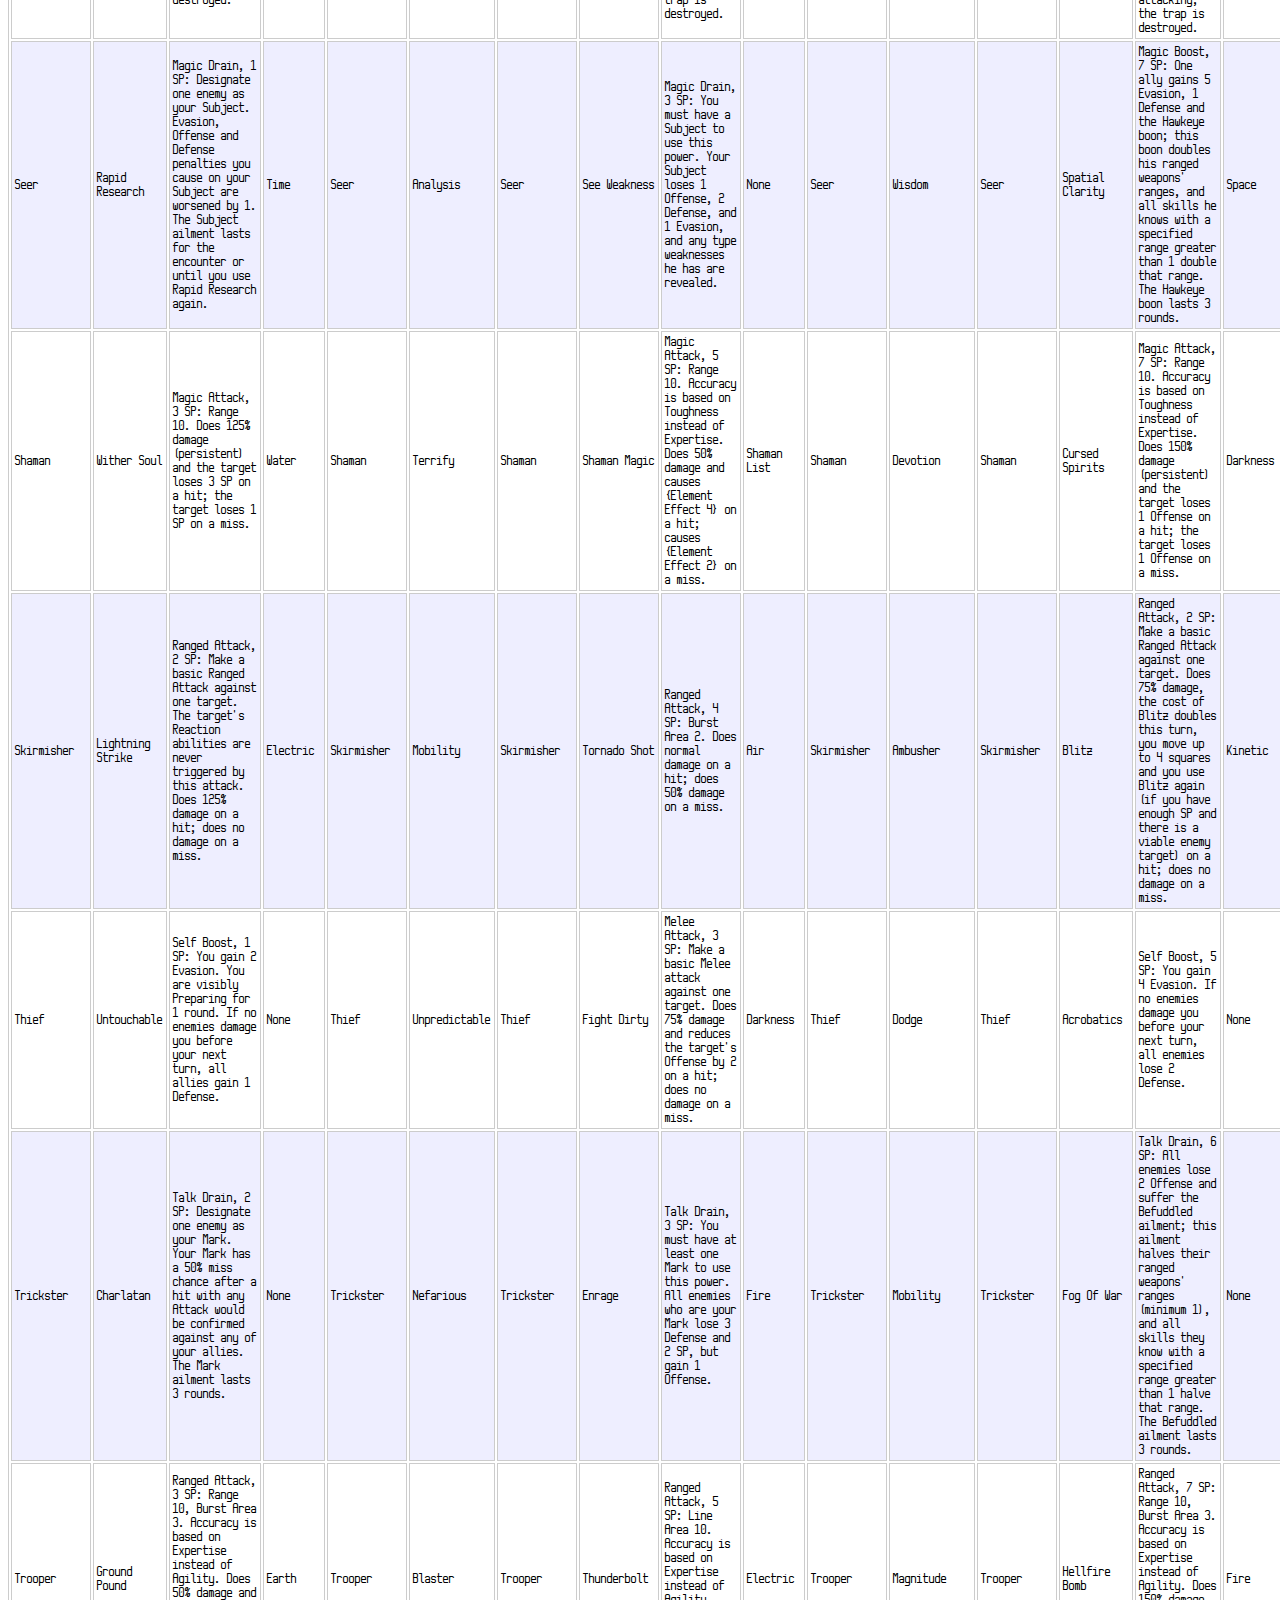
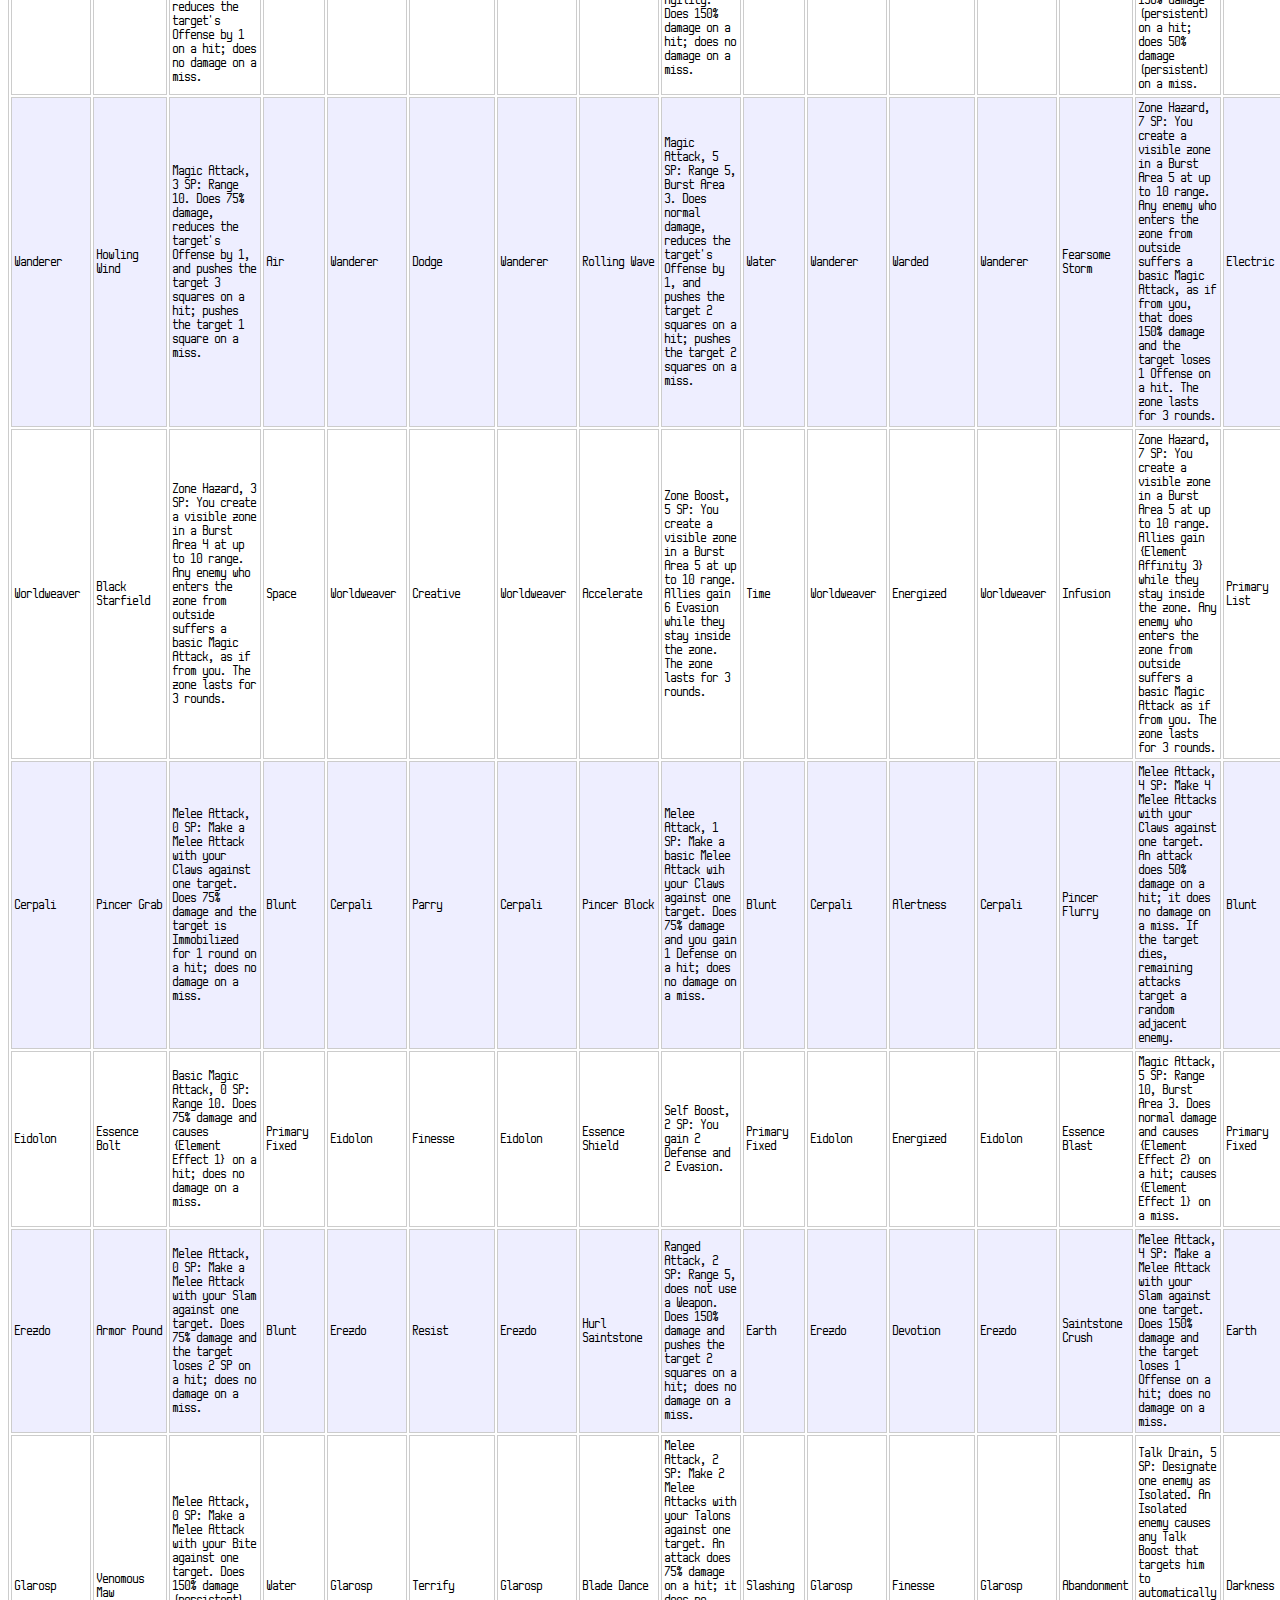
<file: Design/index.html>
<html>
<head>
<title>Samsara Design Document</title>
<link rel="stylesheet" href="stylesheet.css" type="text/css" charset="utf-8" media="screen" />
<style type="text/css">
	table.auto-table {
	border: 1px solid #CCC; font-family: Monkey;
	font-size: 16px;
} 
	p {
        font-family: Monkey;
	font-size: 16px;
} 
.auto-table td {
	padding: 3px;
	margin: 2px;
	border: 1px solid #ccc;
}
.auto-table th {
	font-family: Verdana, Georgia, Arial, sans-serif;
	font-size: 12px;
	background-color: #148; 
	color: #FFF;
	font-weight: bold;
}
.auto-table tr:nth-of-type(2n)
{
	background-color: #eef; 
}

</style>
</head>
<body>

<p>
<br />Abbreviations used here include the following. DoS: Degrees of Success, HP: Hit Points, SP: Skill Points.
<br />TAPE: The four stats in this system: Toughness, Agility, Persona, and Expertise.  Each stat starts at 1 and goes up by 1 every other time the character gains a level (no matter what Class was chosen), plus some stats will increase whenever you gain a level (determined by the Class you choose for that level).
<br />Toughness: Reduces physical damage you take (Soak Value) and increases physical damage you deal. Raises max HP.
<br />Agility: Reduces accuracy of physical attacks against you and increases accuracy of your physical attacks. Raises max HP.
<br />Persona: Reduces magical damage you take (Barrier value) and increases magical damage you deal. Raises Surge.
<br />Expertise: Reduces accuracy of magical attacks against you and increases accuracy of your magical attacks. Raises Surge.
<br />Offense/Defense: A situational multiplier applied to how much damage you deal. If the attacker's Offense is greater than the target's Defense, the multiplier increases exponentially: 1.1, 1.2, 1.4, 1.8, 2.6, etc. If the target's Defense is greater than the attacker's Offense, the multiplier decreases linearly: 0.9, 0.8, 0.7, 0.6, etc. Minimum of 0, no max.
<br />Soak/Barrier: A flat value taken off of all damage received from certain kinds of attacks (Ranged and Melee attacks for Soak, Magic attacks for Barrier).  Your Soak starts at 5 and goes up by 1 per point of Toughness; your Barrier starts at 10 and goes up by 1 per point of Persona. Damage received from the correct type of attack is reduced by your Soak or Barrier to a minimum of 0.
<br />Persistent Damage: Some damage is marked as (persistent), meaning it does damage over a period of time instead of all at once.  Persistent damage does 20% of the normal damage an attack would deal, but ignores the target's Soak and Barrier, and repeats this at the start of the recipient's turn for 4 turns. Against weak foes, persistent damage is significantly worse than direct damage, but against foes whose Soak or Barrier prevent heavy direct damage, persistent damage is a vital part of the tactician's toolkit.
<br />Accuracy: The chance an attack has of hitting a target. This starts at 60% for Ranged and Melee attacks, and goes up by 15% if you attack the target from the side or by 30% if you attack from the back. Magic attacks start at 75% accuracy, regardless of facing. Your Agility increases your accuracy with Ranged and Melee attacks, and your Expertise increases your accuracy with Magic attacks; the increase is by 5% per point. Likewise, Agility decreases the accuracy of Ranged and Melee attacks against you and Expertise decreases the accuracy of Magic attacks against you; similarly, the decrease is by 5% per point.  The maximum accuracy of any attack is 100% and the minimum is 0%.
<br />Evasion: A situational bonus or penalty, like Offense and Defense, that reduces the accuracy of attacks against you, regardless of whether they are Ranged, Melee, or Magic attacks.  Evasion starts at 0 in a fight and can become negative.  A positive bonus for Evasion reduces the accuracy of attacks against you by 10% per point, to a minimum of 0%; similarly, negative Evasion increases the accuracy of those attacks by 10% per point, to a maximum of 100%.
<br />Stealth: Non-area, non-group attacks and drains targeting you have a 10% failure chance per 1 Stealth. Using your standard action sets your Stealth to 0. Maximum of 8, minimum of 0.
<br />Surge: Each round, a character gains a random amount of SP between 0 and his Surge. Surge is based on Persona and Expertise.
<br />Species: A character always has one species, and can never change it. His species determines how fast he moves, how well he deals with challenging terrain, how well he can sense his surroundings (including unusual ways to sense or new senses altogether), and his set of possible elemental weaknesses and resistances. A species also grants 3 special properties that affect combat, and you start with one level in your Species Class.
<br />Class: A character can have several Classes, of which one is always his Species Class.  A character has a certain number of levels in a Class, unlocking more abilities at higher levels.  Every odd level in a class grants a Skill, while every even level in a class grants a Trait. Each class also grants a bonus to certain stats with every level. The most recent class level you gained determines your Signature.
<br />Skills: Skills are active abilities a character can perform by spending a certain amount of SP (sometimes as low as 0, but you can gain better skills that cost much more SP). They have descriptors like "Talk Drain," "Magic Boost," "Zone Hazard," or "Ranged Attack." These determine when the skill is most and least effective -- Talk skills are less effective in loud places, while Magic skills may fail in certain areas that are hostile to magic. Attack skills are vital to winning battles, but many Species have some innate resistance to certain kinds of Attack; Uljir are very difficult to harm with Magic Attacks, Erezdo can deflect Ranged Attacks to reduce their power, and flying species like Kurguiv are hard to hit with Melee Attacks. Melee Attacks cannot hit targets beyond a certain Reach (usually 1), Ranged Attacks cannot be used against adjacent targets, and Magic Attacks must overcome a target's typically higher Barrier value instead of their typically lower Soak.
<br />Traits: Traits are passive abilities that grant a constant bonus to a character, like doing 25% more damage or reducing the accuracy of all attacks against the character by 25%. Traits always stack, and you can have the same Trait more than once, in which case its effect is multiplied.
<br />Signatures: Each Class has a special bonus it sometimes grants when the conditions are right. These can be Reactions or Modifiers, and often grant an extra action when some specific event happens, or raise Offense or Defense when more common events happen.
<br />Actions: A character can move and perform a standard action on his turn, in that order. Standard actions can be skills from their classes or species, basic attacks from their weapon, core powers like Inspire or Sneak, or extra movement.
<br />Reactions: Immediate, interrupting powers that occur at most once per turn if an event happens.
<br />Modifiers: Powers that affect one action type. They become available on half the turns a character has, randomly chosen.
<br />Boons/Ailments: A Boon is a special group of bonuses, while an Ailment is a special group of penalties. Each Boon or Ailment has a name and duration (either in rounds or until the end of the encounter), and some species have properties that change the duration of these effects. The duration is counted by the number of turns taken by the target since receiving the Boon or Ailment.
<br />Effect Cap: In Samsara's universe, a group of godlike beings called Origin control the foundation of existence, and among their many mandates, they ensure that no weapon or magic spell is so powerful that it threatens cosmic balance. During a fight, this translates to a maximum amount of effect that can be dealt to all recipients of an attack or skill.  The effect cap is usually 99, meaning an attack that does 200 damage to one enemy is reduced to dealing 99 to its target.  If an attack would deal 50 damage to 3 enemies (a sum of 150 damage), it is reduced to dealing a sum of 99, or 33 to each target. Persistent damage is counted and possibly reduced when it is placed on a target, not each turn, so 200 persistent damage (which would deal 40 damage every turn) becomes 99 persistent damage (19-20 every turn). The effect cap can be changed by the servants of Origin known as Agents, and some powerful beings may have ways to circumvent the effect cap as well. Changes to SP, Offense, Defense, and Evasion, as well as Boons and Ailments, do not count against the effect cap. 
</p><!--<br />Roles: These are 6 loose classifications of what a Class does in battle.
<br />Blaster: Deals multi-target damage, but usually needs help maintaining attacks every round. Vital when fighting large groups, or in very short battles.
<br />Drainer: Reduces an enemy's effectiveness without primarily doing damage. Most effective when fighting a single, strong enemy, or in very long battles.
<br />Obstacle: Prevents enemy strategies from working as planned by changing the battlefield. Tends to make battles longer and reduce the number of enemies that can attack at a time.
<br />Piercer: Deals single-target damage, often with ways to get around defenses. Best when fighting a single, strong enemy or in short battles.
<br />Support: Provides bonuses to allies, often in the form of supplying limited resources. Tends to make battles shorter by giving allies more resources to fight with.
<br />Tank: Forces enemies to attack him and his strong defenses instead of weaker allies. Most effective in long battles, when defense is very important.-->
<table class="auto-table">
<tr><th>Core Skills</th></tr>
<tr><td>Advise: Core Talk Boost. One ally gains 1 Defense plus 1 Defense per 2 DoS based on Expertise.</td></tr>
<tr><td>Inspire: Core Talk Boost. One ally gains 1 Offense plus 1 Offense per 2 DoS based on Persona.</td></tr>
<tr><td>Outwit: Core Talk Drain. One enemy loses 1 Defense plus 1 Defense per 2 DoS based on Expertise.</td></tr>
<tr><td>Intimidate: Core Talk Drain. One enemy loses 1 Offense plus 1 Offense per 2 DoS based on Persona.</td></tr>
<tr><td>Sneak: Core Self Boost. Gain 1 Stealth plus 1 Stealth per 2 DoS based on the sum of Agility and Persona.</td></tr>
<tr><td>Sense: Core Ranged Drain. Reduce the Stealth of all enemies within your Species' Sense Range by your DoS based on Expertise.</td></tr>
<tr><td>Extra Move: Core Self Boost. Use your standard action to move up to your speed again.</td></tr>
<tr><td>Heal: Magic Boost. Restore a target's HP by 30% (12% when targeting a Group) of max.</td></tr>
<tr><td>Recharge: Talk Boost. Restore a target's SP by 100% (40% when targeting a Group) of his Surge.</td></tr>
<tr><td>Invigorate: Magic Boost. Restore a target's HP by 15% (6% when targeting a Group) of his Max HP, and his SP by 50% (20% when targeting a Group) of his Surge.</td></tr>
<tr><td>[Action] Group: Core Modifier. Perform [Action] on all enemies or allies.  DoS are harder to get, needing 250% of the normal score. [Action] can be Advise, Inspire, Outwit, Intimidate, Heal, Recharge, or Invigorate.</td></tr>
<tr><td>[Action] Self: Core Modifier. Perform [Action] on yourself only. [Action] can be Heal, Recharge, or Invigorate.</td></tr>
</table>
<table class="auto-table">
<tr><th>Element</th><th>Category</th></tr>
<tr><td>Air</td><td>Shaman</td></tr>
<tr><td>Atomic</td><td>Dervish</td></tr>
<tr><td>Cold</td><td>Occult</td></tr>
<tr><td>Darkness</td><td>Occult</td></tr>
<tr><td>Earth</td><td>Shaman</td></tr>
<tr><td>Electric</td><td>Dervish</td></tr>
<tr><td>Fire</td><td>Dervish</td></tr>
<tr><td>Kinetic</td><td>Dervish</td></tr>
<tr><td>Light</td><td>Shaman</td></tr>
<tr><td>Space</td><td>Occult</td></tr>
<tr><td>Time</td><td>Occult</td></tr>
<tr><td>Water</td><td>Shaman</td></tr>
<tr><td>Continuum</td><td>(Not Primary)</td></tr>
<tr><td>Warp</td><td>(Not Primary)</td></tr>
</table>
<table class="auto-table">
<tr><th>Trait</th><th>Trait Effects</th></tr>
<tr><td>Alertness</td><td>Reduces accuracy of all attacks against you in the first round by 50%.</td></tr>
<tr><td>Ambusher</td><td>You deal 50% more damage on your attacks in the first round.</td></tr>
<tr><td>Analysis</td><td>Defense penalties you cause with Outwit are increased by 1.</td></tr>
<tr><td>Blaster</td><td>You deal 35% more damage with Ranged Attacks.</td></tr>
<tr><td>Brawn</td><td>You gain 20% more max HP.</td></tr>
<tr><td>Brute</td><td>You deal 35% more damage with Melee Attacks.</td></tr>
<tr><td>Conservation</td><td>The SP costs of all of your Skills are decreased by 15% (round down).</td></tr>
<tr><td>Creative</td><td>You gain 35% more accuracy with Magic Attacks.</td></tr>
<tr><td>Devotion</td><td>Offense penalties you receive from Intimidate are decreased by 2, to a minimum of 0.</td></tr>
<tr><td>Dexterity</td><td>You gain 35% more accuracy with Melee Attacks.</td></tr>
<tr><td>Dodge</td><td>The accuracy of all attacks against you is reducd by 25%.</td></tr>
<tr><td>Energized</td><td>You gain 25% more Surge.</td></tr>
<tr><td>Finesse</td><td>You gain 25% more accuracy with all Attacks.</td></tr>
<tr><td>Helpful</td><td>The SP costs of your Boost Skills are decreased by 25% (round down).</td></tr>
<tr><td>Leadership</td><td>Offense bonuses you grant with Inspire are increased by 1.</td></tr>
<tr><td>Magnitude</td><td>The SP costs of your Skills with an Area are decreased by 25% (round down).</td></tr>
<tr><td>Mobility</td><td>Against Ranged Attacks, your Soak increases by 25%, and the accuracy of those attacks is reduced by 25%.</td></tr>
<tr><td>Mysterious</td><td>Offense and Defense penalties you receive from Outwit and Intimidate are decreased by 1, to a minimum of 0.</td></tr>
<tr><td>Nefarious</td><td>The SP costs of your Drain Skills are decreased by 25% (round down).</td></tr>
<tr><td>Parry</td><td>Against Melee Attacks, your Soak increases by 25%, and the accuracy of those attacks is reduced by 25%.</td></tr>
<tr><td>Resist</td><td>Your Soak increases by 25%.</td></tr>
<tr><td>Sniper</td><td>You gain 35% accuracy with Ranged Attacks.</td></tr>
<tr><td>Terrify</td><td>Offense penalties you cause with Intimidate are increased by 1.</td></tr>
<tr><td>Unpredictable</td><td>Defense penalties you receive from Outwit are decreased by 2, to a minimum of 0.</td></tr>
<tr><td>Violence</td><td>You deal 25% more damage with all attacks.</td></tr>
<tr><td>Warded</td><td>Against Magic Attacks, your Barrier increases by 25%, and the accuracy of those attacks is reduced by 25%.</td></tr>
<tr><td>Wisdom</td><td>Defense bonuses you grant with Advise are increased by 1.</td></tr>
<tr><td>Wrath</td><td>You deal 35% more damage with Magic Attacks.</td></tr>
</table>
<table class="auto-table">
<tr><th>Species</th><th>T</th><th>A</th><th>P</th><th>E</th><th>Class Options</th><th>Power</th><th>Power Description</th><th>Description</th><th>Signature</th><th>Signature Description</th><th>Quote</th><th>Form</th><th>Shape 1</th><th>Shape 2</th></tr>
<tr><td>Cerpali</td><td>2</td><td>2</td><td></td><td></td><td>Brawler, Commander, Investigator, Shaman, Trooper</td><td>Body Control</td><td>Cerpali are masters of their own bodies, and can exert themselves enough to crush walls or jump over cars.</td><td>Cerpali are devoted veterans of an alien invasion against their homeworld that claimed billions of lives, but ended in a costly victory for these warriors. After the war ravaged their home, they now wander the stars with most of them finding jobs as soldiers or guards.</td><td>Topple Tyrants</td><td>Modifies Melee Attack: Regardless of success, reduce one target's Offense by 1.</td><td>"You will not stop us. Our home was overrun by hordes of Agkir aliens a generation ago, and do you know what happened? They lost. The Agkir are a threat no longer, because we do not relent."</td><td>Natural</td><td>Raccoon</td><td>Lobster</td></tr>
<tr><td>Eidolon</td><td>1</td><td>1</td><td>1</td><td>1</td><td>Bulwark, Dervish, Occultist, Trickster, Worldweaver</td><td>Elements</td><td>Eidolons possess total mastery of one of the twelve principal elements, and their non-living shape has many resistances.</td><td>Eidolons are intelligent masses of a single element, such as fire or darkness, and in legal and social terms are like intelligent Robots made out of magic. If a magician creates an Eidolon, it will inherit a youthful version of his personality, but Eidolons can also reproduce asexually.</td><td>Absorption</td><td>Reaction: After you are hit by a Magic Attack, you perform Recharge Self.</td><td>"Whatcha talkin' about? I think Jake over there found somethin' good in the wreck, so he sent me to tell ya.  That, and I guess he didn't want me meltin' it or somethin' huh..."</td><td>Magical</td><td>One Element</td><td>Spheres</td></tr>
<tr><td>Erezdo</td><td>3</td><td></td><td>1</td><td></td><td>Brawler, Bulwark, Commander, Crusader, Guardian</td><td>Force</td><td>Erezdo can use telekinesis to quickly move saintstones, indestructible gems from the Celestial Realm.</td><td>Erezdo hail from the Celestial Realm, sent here on a mission to prevent the invention of dimensional weapons. Though they succeeded, they soon got sidetracked in a lengthy battle over the base they claimed in Tassar territory, and their stubborn nature has not helped their cause.</td><td>Champion Strike</td><td>Modifies Melee Attack: After your attack hits, you perform Inspire Group.</td><td>"Surrender, and you can go home and be at peace. If you so foolishly fire upon an innocent Erezdo village... Consider yourselves warned."</td><td>Celestial</td><td>Lion</td><td>Knight</td></tr>
<tr><td>Glarosp</td><td></td><td></td><td>2</td><td>2</td><td>Assassin, Investigator, Occultist, Thief, Trickster</td><td>Hypnosis</td><td>Glarosp are hypnotic, able to manipulate others through control and fear, and can make people ignore their presence.</td><td>Glarosp are jealous, manipulative, and very good with poison. The technical term for their hypnotic abilities is lethetic or "anti-memetic," meaning they can cause facts to be treated as secrets, making people avoid thinking about certain things (like a sneaking Glarosp).</td><td>Nightmare</td><td>Modifies Intimidate: After your action succeeds with at least 2 DoS, you perform Sneak.</td><td>"You seem unsettled by my presence... There, there, have some milk. I laced it with a few hallucinogens; once you acclimate to those I won't seem nearly as scary."</td><td>Natural</td><td>Snake</td><td>Slug</td></tr>
<tr><td>Human</td><td></td><td>1</td><td>1</td><td>2</td><td>Advisor, Dervish, Noble, Pilot, Thief</td><td>Mind Devices</td><td>Humans can improve their bodies with cybernetics and minds with psychomatons, which are machines made of thoughts.</td><td>Humans have a serious underdog complex stemming from the fact that all other major species seem to have innate, fantastical powers. But, Humans have a seemingly-limitless capacity for cybernetic and psychomatic (referring to thought-devices) augmentation, so they can catch up quite easily.</td><td>Fluid Thoughts</td><td>Reaction: When you are targeted by a Talk Drain, raise your Offense by 1.</td><td>"OK, so you think that being twice my height and regenerating makes you somehow better than me. Well, I just activated a device in my brain that will amplify gravity until you can't crawl."</td><td>Natural</td><td>Human</td><td>Cyborg</td></tr>
<tr><td>Ilapa</td><td></td><td>1</td><td>3</td><td></td><td>Noble, Occultist, Seer, Skirmisher, Trickster</td><td>Telepathy</td><td>Ilapa are telepathic broadcasters, unable to read minds but able to cause strong mental effects on lifeforms, robots, and more.</td><td>Ilapa are from the Celestial Realm, and even though they are not pacifists, they come close. They are skilled social networkers, and can spread ideas and thoughts with abilities classified as "memetic," the opposite of Glarosp powers.</td><td>Safe Command</td><td>Modifies Inspire Group: Regardless of success, raise your Defense by 1.</td><td>"Please, there doesn't need to be any bloodshed. We're in touch with several hiring agencies that could find you a more... hospitable employer than Mazok the Blood King."</td><td>Celestial</td><td>Llama</td><td>Rabbit</td></tr>
<tr><td>Kurguiv</td><td></td><td>3</td><td>1</td><td></td><td>Crusader, Marksman, Skirmisher, Trooper, Wanderer</td><td>Reaction</td><td>Kurguiv have extremely good reflexes, bordering on being aware of the future just before it happens.</td><td>Kurguiv believe holy war is glorious, and most are devoted to their God of Battle, Vrid, who appeared repeatedly on their homeworld to fight the Glarosp (natives to a moon of that world). Who Vrid is remains a mystery, but he seems to be a Celestial like the Erezdo.</td><td>Nimble Dodge</td><td>Reaction: When you are targeted by a Ranged Attack, raise your Defense by 1.</td><td>"KSSHK forgive the gas mask static, it's KSSHK acting up more than usual, but with KSSHK a known Glarosp assassin slithering around, you KSSHK can never be too careful against poison."</td><td>Natural</td><td>Bird Wings</td><td>Crab Legs</td></tr>
<tr><td>Lomuk</td><td></td><td>2</td><td>2</td><td></td><td>Brawler, Dervish, Scout, Shaman, Wanderer</td><td>Geometry</td><td>Lomuk can alter the distance between themselves and nearby areas, useful for sidestepping, levitating, or dashing.</td><td>Lomuk hail from the Spirit Realm, and their biology seems bizarre to non-Spirits; their bodies are large, stretchy, hollow, and seemingly always hungry. They can't return home because of a terrible disease spreading in the Spirit Realm. Tassar find Lomuk very annoying, but Nodebpe love them.</td><td>Momentum</td><td>Modifies Extra Move: You can perform a Melee Attack after your move.</td><td>"WAS IN SAD PLACE. CAME HERE! BRING SPIRIT FRIENDS. WE FREE NOW. FOOD EASY. WE FRIEND! YOU HAVE FOOD?"</td><td>Spirit</td><td>Puppet</td><td>Starfish</td></tr>
<tr><td>Nodebpe</td><td>2</td><td></td><td>2</td><td></td><td>Crusader, Seer, Shaman, Wanderer, Worldweaver</td><td>Channeling</td><td>Nodebpe can channel psychic energy from a limitless source to magnify their own physical strength and toughness.</td><td>Nodebpe worship nature and the benevolent Elders of their species. Their psychic powers are linked to their oath with Nalan, the mysterious entity that governs mentalism, which has each Nodebpe swear to avoid directly using technology and in turn gain immense physical and mental power.</td><td>Favored Strike</td><td>Modifies Melee Attack: After your attack hits, you perform Invigorate Group.</td><td>"You must have respect for all things. The world is a beautiful web of interconnected hearts and minds, and ascending to a higher form can only be done by being mindful of others."</td><td>Natural</td><td>Spider</td><td>Bear</td></tr>
<tr><td>Pelmir</td><td></td><td>1</td><td>2</td><td>1</td><td>Assassin, Occultist, Seer, Thief, Worldweaver</td><td>Plants</td><td>Pelmir can cause natural plants and plant-like lifeforms to grow from their body in customized shapes and at great speed.</td><td>Pelmir, natives to the now-diseased Spirit Realm, are rebellious and argumentative, but are smart enough to know when to hold their tongue. They are reluctant to enter combat when it isn't on their terms, and use their plant magic to weaken enemies with poisonous thorns or grasping vines.</td><td>Trick Magic</td><td>Modifies Outwit: After your action succeeds with at least 2 DoS, you perform a Magic Attack.</td><td>"Everything is not okay. You need to wake up and smell the fire that's raging beneath the surface of your supposedly calm society."</td><td>Spirit</td><td>Hunchback</td><td>Orchid</td></tr>
<tr><td>Robot</td><td>2</td><td></td><td></td><td>2</td><td>Bulwark, Guardian, Marksman, Mechanic, Trooper</td><td>Computers</td><td>Robots can specialize to be highly skilled at narrow tasks, and have the strength, toughness, and vulnerabilities of metal.</td><td>Robots are constructed by about half of all species, and a tremendous amount of research goes into making better Robots every year; the majority of R&D focuses on improving the ability of Robots to cast spells. They tend to be given the rights of other sentient creatures by most governments.</td><td>Cold Logic</td><td>Reaction: When you are targeted by a Talk Drain, raise your Defense by 1.</td><td>"I must seek repairs on my secondary processor, it reported some outstanding warrant data that seems clearly incongruous upon inspecting my footage of the events in question."</td><td>Artificial</td><td>Robot</td><td>Robot</td></tr>
<tr><td>Sfyst</td><td>1</td><td></td><td></td><td>3</td><td>Commander, Investigator, Marksman, Pilot, Scout</td><td>Senses</td><td>Sfyst not only have extremely good senses, they can sense things like age, name, or creator as if using magic.</td><td>Sfyst are gruff and businesslike; they distrust magic but have a deeply-ingrained curiosity about technology. Their sensory abilities are in high demand in many fields, and their ability to see distant planets with the naked eye led them to explore space earlier than any other species.</td><td>Watch And Learn</td><td>Modifies Sense: After your action succeeds with at least 2 DoS, you perform Advise.</td><td>"Aaron Jones is in this building, 3 floors up. He's been wounded (smells like it was a gunshot), and even though there's a psychomaton active in Aaron's brain, the mental device isn't his."</td><td>Natural</td><td>Elephant</td><td>Octopus</td></tr>
<tr><td>Tassar</td><td></td><td>1</td><td></td><td>3</td><td>Advisor, Noble, Mechanic, Pilot, Seer</td><td>Animation</td><td>Tassar can make inanimate objects fail when they choose, like stopping someone's car or jamming an enemy's gun from a distance.</td><td>Tassar are self-centered, power-hungry controllers with a keenly analytical mind. They seem to be closely linked to Eidolons in that a magical force animates their form, but Tassar consider their species superior to everyone else, and do not acknowledge any relation to other creatures.</td><td>Cunning Leader</td><td>Modifies Outwit Group: After your action succeeds with at least 1 DoS, you perform Recharge Group.</td><td>"I don't think fighting you personally is worth more to me than what these mercenaries would charge to rip you limb from limb. So I'll choose the second option and help myself to your pitiful wealth."</td><td>Magical</td><td>Fabric</td><td>Ghost</td></tr>
<tr><td>Uljir</td><td>1</td><td>2</td><td></td><td>1</td><td>Advisor, Assassin, Guardian, Scout, Skirmisher</td><td>Resistance</td><td>Uljir have no overt magic powers of their own, but are nimble, cunning, and highly resistant to enemy magic.</td><td>Uljir are disturbing and poorly understood by other species, mainly because their homeworld wasn't on any maps before it was discovered by a crash-landed science vessel.  There is a hierarchy to their species, and the highest-ranking ones seem to be plotting something.</td><td>Vortex</td><td>Reaction: When you are targeted by a Magic Attack, reduce the attacker's Offense by 1.</td><td>"We think you're trouble. This is good, we need trouble.  In time, all will be revealed. For now, we have faith that the trouble you cause for the establishment is to our gain. We will aid.</td><td>Mystery</td><td>Thorns</td><td>Gorilla</td></tr>
<tr><td>Vashk</td><td>3</td><td>1</td><td></td><td></td><td>Brawler, Crusader, Guardian, Mechanic, Trooper</td><td>Regeneration</td><td>Vashk are very strong and can regenerate quickly as their bloodlust rises, making them combat powerhouses.</td><td>Vashk come from a world where any usable materials for building are extremely rare, but their species is overpopulated. This gives them a bias toward the value of objects relative to the value of life, and they often overestimate how durable other species are.</td><td>Regeneration</td><td>Modifies Melee Attack: After your attack hits, you perform Heal Self.</td><td>"KILL BREAK MAIM GET MAIMED KEEP GOING I'll fix that car, so sorry about that KILL THOSE GUYS BREAK THEIR GUNS actually I could use that gun, but I'll fix it later KILL DESTROY..."</td><td>Natural</td><td>Dinosaur</td><td>Wolverine</td></tr>
</table>
<table class="auto-table">
<tr><th>Species</th><th>Body Weapons</th><th>Move</th><th>Amt.</th><th>Jump</th><th>Amt.</th><th>Movement</th><th>Sense Range</th><th>Special Senses</th><th>Special Appearance</th><th>Constant Resistance</th><th>Resistance</th><th>Resistance</th><th>Resistance</th><th>Constant Weakness</th><th>Weakness</th><th>Weakness</th><th>Weakness</th><th>Major Name</th><th>Major Property</th><th>Moderate Name</th><th>Moderate Property</th><th>Minor Name</th><th>Minor Property</th></tr>
<tr><td>Cerpali</td><td>Big Claw x4, Slam</td><td>Walk</td><td>6</td><td>Jump</td><td>6</td><td>Stable</td><td>13</td><td>Night Vision</td><td>Sense Pressure</td><td></td><td>Kinetic</td><td>Earth</td><td></td><td></td><td>Water</td><td>Space</td><td></td><td>Vigilance</td><td>Offense and Defense penalties enemies cause against this character are lessened by 1, to a minimum of 0.</td><td>Guarded</td><td>Enemies who attack this character from the front treat this character as having 4 higher Evasion.</td><td>Resilient</td><td>Persistent damage this character suffers is halved.</td></tr>
<tr><td>Eidolon</td><td>Slam or Big Hand</td><td>Glide</td><td>6</td><td>Float</td><td>6</td><td>Glide, Float, Hover</td><td>9</td><td>Sense Impetus, Sense Disruption</td><td>Sense Impetus</td><td>Fixed</td><td></td><td></td><td></td><td></td><td>Any</td><td></td><td></td><td>Incarnation</td><td>Gain {Element Affinity 2} to this character's Fixed Element. Damage or {Element Effect} this character receives with the same type as this character's Fixed Element is negated.</td><td>Realignment</td><td>All of this character's skills that have a single Primary Element change that Element to this character's Fixed Element. This character treats any enemy's Resistance to his Fixed Element as half normal.</td><td>Awareness</td><td>Enemies gain no bonus for attacking this character from the side or back. This character still has a facing direction.</td></tr>
<tr><td>Erezdo</td><td>Slam, Big Hand x2</td><td>Walk</td><td>4</td><td>Float</td><td>6</td><td>Stable, Float</td><td>12</td><td>Sense Disruption, Sense Corruption, Keen Smell, Keen Hearing</td><td>Keen Hearing</td><td></td><td>Fire</td><td>Light</td><td></td><td></td><td>Air</td><td>Darkness</td><td></td><td>Sacred Armor</td><td>Defense penalties enemies cause against this character are lessened by 2, to a minimum of 0.</td><td>Holy Power</td><td>Gain 1 Offense.</td><td>Covered</td><td>Enemies who attack this character with a Ranged Attack treat this character as having 2 higher Evasion.</td></tr>
<tr><td>Glarosp</td><td>Bite, Talons or Hand x2, Slam</td><td>Walk</td><td>5</td><td>Jump</td><td>4</td><td>Stable</td><td>13</td><td>Night Vision, Surround Vision, Sense Data</td><td>Sense Data</td><td>Darkness</td><td></td><td></td><td></td><td></td><td>Cold</td><td>Light</td><td>Electric</td><td>Devious</td><td>Offense and Defense penalties you cause against enemies are increased by 1.</td><td>Hypnotic</td><td>This character is always treated as an ally, regardless of whether he is or not, by effects caused by any character on all of that character's allies.</td><td>Awareness</td><td>Enemies gain no bonus for attacking this character from the side or back. This character still has a facing direction.</td></tr>
<tr><td>Human</td><td>Slam, Hand x2</td><td>Walk</td><td>5</td><td>Float</td><td>6</td><td>Float, Heavy</td><td>15</td><td>Day Vision, Focused Vision, Sense Data</td><td>Sense Data, Sense Disruption</td><td>Kinetic</td><td></td><td></td><td></td><td></td><td>Atomic</td><td>Electric</td><td>Water</td><td>Adaptability</td><td>Offense and Defense bonuses this character receives are increased by 1.</td><td>Machine Body</td><td>Any ailments other than Malfunctioning or Jammed that affect this character end 1 round earlier, to a minimum of 0 rounds. If this character is given the Malfunctioning or Jammed ailments, he loses 1 Offense.</td><td>Potency</td><td>Your Surge is increased by 1.</td></tr>
<tr><td>Ilapa</td><td>Talons, Slam, Hand x2</td><td>Walk</td><td>6</td><td>Jump</td><td>6</td><td></td><td>11</td><td>Night Vision, Keen Hearing, Sense Corruption, Sense Data, Sense Psychics</td><td>Sense Data, Sense Psychics</td><td>Light</td><td></td><td></td><td></td><td></td><td>Darkness</td><td>Air</td><td>Earth</td><td>Generosity</td><td>Offense and Defense bonuses you grant to allies are increased by 1.</td><td>Telepathy</td><td>The failure chance for this character's Talk Drains and Talk Boosts is unaffected by all environmental effects and by all abilities possessed by the target, except the Mindless ability.</td><td>Purity</td><td>Enemies who attack this character with a Magic Attack treat this character as having 1 higher Defense.</td></tr>
<tr><td>Kurguiv</td><td>Bite, Slam, Small Hand x2</td><td>Glide</td><td>7</td><td>Float</td><td>6</td><td>Glide, Float</td><td>10</td><td>Day Vision</td><td></td><td>Air</td><td></td><td></td><td></td><td></td><td>Cold</td><td>Atomic</td><td>Kinetic</td><td>Take Charge</td><td>Offense penalties enemies cause against this character are lessened by 2, to a minimum of 0.</td><td>Flier</td><td>This character is never harmed by Traps, and never suffers falling damage. Enemies who attack this character with a Melee Attack treat this character as having 2 higher Evasion.</td><td>Covered</td><td>Enemies who attack this character with a Ranged Attack treat this character as having 2 higher Evasion.</td></tr>
<tr><td>Lomuk</td><td>Bite, Slam x2</td><td>Glide</td><td>7</td><td>Jump</td><td>6</td><td>Glide, Hover</td><td>8</td><td>Surround Vision, Keen Smell</td><td>Sense Disruption, Sense Impetus</td><td>Space</td><td></td><td></td><td></td><td></td><td>Time</td><td>Water</td><td>Cold</td><td>Oblivious</td><td>Any Talk Drain that targets this character suffers a 75% failure chance (the failure chance doesn't affect any other targets). Offense and Defense bonuses this character receives are lessened by 1, to a minimum of 0.</td><td>Spatial Twist</td><td>Enemies who attack this character with a Ranged Attack treat this character as having 4 higher Evasion.</td><td>Awareness</td><td>Enemies gain no bonus for attacking this character from the side or back. This character still has a facing direction.</td></tr>
<tr><td>Nodebpe</td><td>Bite, Slam</td><td>Walk</td><td>5</td><td>Jump</td><td>2</td><td>Stable, Heavy, Wild</td><td>11</td><td>Day Vision, Focused Vision, Sense Psychics, Sense Corruption, Sense Pressure</td><td>Sense Pressure, Sense Psychics</td><td></td><td>Air</td><td>Electric</td><td></td><td></td><td>Time</td><td>Earth</td><td></td><td>Serenity</td><td>Persistent damage this character suffers is halved. Any Talk Drain that targets this character suffers a 25% failure chance (the failure chance doesn't affect any other targets).</td><td>Behemoth</td><td>This character takes up 2x2 squares, and any skills he uses originate in each of his squares, ignoring overlapping areas. Area skills that affect more than one of this chararacter's squares cause their effect once per square.</td><td>Potency</td><td>Your Surge is increased by 1.</td></tr>
<tr><td>Pelmir</td><td>Slam, Hand x2</td><td>Walk</td><td>4</td><td>Jump</td><td>4</td><td>Wild</td><td>14</td><td>Keen Smell, Night Vision, Surround Vision, Sense Corruption, Sense Disruption</td><td>Keen Smell</td><td></td><td>Atomic</td><td>Space</td><td>Water</td><td>Fire</td><td></td><td></td><td></td><td>Naturalist</td><td>This character is never harmed by Traps, and after this character is harmed by a Zone an enemy created, the Zone is automatically dismissed.</td><td>Archmage</td><td>Your Surge is increased by 2.</td><td>Purity</td><td>Enemies who attack this character with a Magic Attack treat this character as having 1 higher Defense.</td></tr>
<tr><td>Robot</td><td>Slam, Hand x2</td><td>Walk</td><td>5</td><td>Jump</td><td>6</td><td>Heavy</td><td>15</td><td>Night Vision, Day Vision, Focused Vision, Keen Hearing</td><td>Keen Hearing, Sense Pressure</td><td></td><td>Kinetic</td><td>Time</td><td>Cold</td><td>Electric</td><td></td><td></td><td></td><td>Memory</td><td>Any boons that affect this character end 1 round later.</td><td>Machine Body</td><td>Any ailments other than Malfunctioning or Jammed that affect this character end 1 round earlier, to a minimum of 0 rounds. If this character is given the Malfunctioning or Jammed ailments, he loses 1 Offense.</td><td>Resilient</td><td>Persistent damage this character suffers is halved.</td></tr>
<tr><td>Sfyst</td><td>Slam or Small Hand x2</td><td>Walk</td><td>3</td><td>Jump</td><td>2</td><td>Swim</td><td>16</td><td>Night Vision, Day Vision, Focused Vision, Keen Smell, Keen Hearing, Sense Data, Sense Pressure</td><td>Keen Smell, Sense Pressure</td><td></td><td>Earth</td><td>Water</td><td></td><td></td><td>Space</td><td>Kinetic</td><td></td><td>Danger Sense</td><td>Enemies who attack this character with a Ranged Attack treat this character as having 3 higher Defense.</td><td>Thick Skin</td><td>Gain 1 Defense.</td><td>Resilient</td><td>Persistent damage this character suffers is halved.</td></tr>
<tr><td>Tassar</td><td>Slam or Small Hand</td><td>Glide</td><td>4</td><td>Float</td><td>6</td><td>Glide, Float</td><td>13</td><td>Sense Disruption, Surround Vision, Night Vision, Keen Hearing</td><td>Sense Impetus</td><td></td><td>Time</td><td>Cold</td><td></td><td></td><td>Fire</td><td>Kinetic</td><td></td><td>Confidence</td><td>Your Surge is increased by 1. Any Talk Drain that targets this character suffers a 25% failure chance (the failure chance doesn't affect any other targets).</td><td>Flier</td><td>This character is never harmed by Traps, and never suffers falling damage. Enemies who attack this character with a Melee Attack treat this character as having 2 higher Evasion.</td><td>Awareness</td><td>Enemies gain no bonus for attacking this character from the side or back. This character still has a facing direction.</td></tr>
<tr><td>Uljir</td><td>Slam or Big Hand x2</td><td>Walk</td><td>6</td><td>Jump</td><td>6</td><td>Stable, Heavy</td><td>11</td><td>Night Vision, Focused Vision, Sense Disruption</td><td>Sense Corruption</td><td></td><td>Darkness</td><td>Atomic</td><td></td><td></td><td>Space</td><td>Light</td><td></td><td>Void Soul</td><td>Enemies who attack this character with a Magic Attack treat this character as having 3 higher Defense.</td><td>Guarded</td><td>Enemies who attack this character from the front treat this character as having 4 higher Evasion.</td><td>Ferocity</td><td>Enemies who attack this character with a Melee Attack treat this character as having 1 higher Defense.</td></tr>
<tr><td>Vashk</td><td>Bite, Talons, Big Claws x2, Slam</td><td>Walk</td><td>6</td><td>Jump</td><td>6</td><td>Stable, Heavy</td><td>8</td><td>Keen Smell</td><td>Keen Smell, Sense Pressure</td><td></td><td>Electric</td><td>Fire</td><td></td><td></td><td>Atomic</td><td>Time</td><td></td><td>Fortitude</td><td>Any ailments that affect this character end 1 round earlier, to a minimum of 0 rounds.</td><td>Behemoth</td><td>This character takes up 2x2 squares, and any skills he uses originate in each of his squares, ignoring overlapping areas. Area skills that affect more than one of this chararacter's squares cause their effect once per square.</td><td>Ferocity</td><td>Enemies who attack this character with a Melee Attack treat this character as having 1 higher Defense.</td></tr>
</table>
<table class="auto-table">
<tr><th>Class</th><th>T</th><th>A</th><th>P</th><th>E</th><th>Description</th><th>Signature</th><th>Signature Description</th></tr>
<tr><td>Advisor</td><td>0</td><td>0</td><td>2</td><td>2</td><td>A shadowy "power behind the throne" who can increase one ally's stats tremendously and make enemies mistrust each other.</td><td>Play Favorites</td><td>Modifies Advise: Success grants Offense bonus to the target equal to Defense granted.</td></tr>
<tr><td>Agent</td><td>1</td><td>1</td><td>1</td><td>1</td><td>Given awesome powers by Origin; can change the limit on the amount of damage/effect someone can cause (or receive). </td><td>Authority</td><td>Reaction: When an enemy is defeated, you perform Intimidate Group.</td></tr>
<tr><td>Assassin</td><td>1</td><td>2</td><td>1</td><td>0</td><td>A ruthless killer who is able to turn enemies around, deal extra damage attacking from behind, and use poison.</td><td>Vanish</td><td>Reaction: When an enemy is defeated, you perform Sneak.</td></tr>
<tr><td>Brawler</td><td>3</td><td>1</td><td>0</td><td>0</td><td>Close range fighter who doesn't have to use weapons to be effective; can perform combos to attack multiple times.</td><td>Beatdown</td><td>Modifies Melee Attack: Regardless of success, reduce one target's Defense by 1.</td></tr>
<tr><td>Bulwark</td><td>3</td><td>0</td><td>0</td><td>1</td><td>Magical guard with an energy shield that can form a barrier across the battlefield, or can absorb magic attacks.</td><td>Ward</td><td>Reaction: When you are targeted by a Magic Attack, raise your Defense by 1.</td></tr>
<tr><td>Commander</td><td>1</td><td>0</td><td>2</td><td>1</td><td>A battlefield leader who grants allies extra actions and increases their targeting range.</td><td>Glorious Leader</td><td>Modifies Inspire Group: Offense bonus granted is doubled.</td></tr>
<tr><td>Crusader</td><td>3</td><td>0</td><td>1</td><td>0</td><td>A faithful warrior who heals allies' HP by attacking enemies and has abilities to help get into melee combat.</td><td>Shining Strike</td><td>Modifies Melee Attack: If your attack hits, you perform Heal Group.</td></tr>
<tr><td>Dervish</td><td>0</td><td>3</td><td>1</td><td>0</td><td>A fast, daring magician-duelist who can cast spells when a physical attack hits or make weapon attacks on an area.</td><td>Arcane Flash</td><td>Modifies Melee Attack: If your attack hits, you perform a Magic Attack.</td></tr>
<tr><td>Guardian</td><td>2</td><td>1</td><td>1</td><td>0</td><td>A bulky protector trained to react quickly, who can preempt enemy attacks on allies or raise his own stats.</td><td>Meat Shield</td><td>Reaction: When an adjacent ally is targeted by any Attack, raise the ally's Defense by 1.</td></tr>
<tr><td>Investigator</td><td>0</td><td>0</td><td>1</td><td>3</td><td>A detective who gets much stronger the more he studies an enemy; can grant extra SP to allies who attack his studied foe.</td><td>Evaluate</td><td>Modifies Outwit: Defense penalty caused is doubled.</td></tr>
<tr><td>Marksman</td><td>0</td><td>3</td><td>0</td><td>1</td><td>Long range weapon user, can employ different elemental ammo and target different body parts.</td><td>Take Aim</td><td>Modifies Ranged Attack: Regardless of success, reduce one target's Defense by 1.</td></tr>
<tr><td>Mechanic</td><td>1</td><td>0</td><td>0</td><td>3</td><td>Creates drones of many sorts that can serve as weapons or as protection, and can turn broken drones into cover.</td><td>Drone Guards</td><td>Modifies Advise Group: Defense bonus granted is doubled.</td></tr>
<tr><td>Noble</td><td>0</td><td>0</td><td>3</td><td>1</td><td>Political leader who restores allies' SP with his inspiring words and can discourage enemies from fighting.</td><td>Rousing Speech</td><td>Modifies Inspire Group: After your action succeeds with at least 1 DoS, you perform Recharge Group.</td></tr>
<tr><td>Occultist</td><td>1</td><td>0</td><td>3</td><td>0</td><td>Aggressive magician who takes damage when his spells are resisted, and gains power in the process.</td><td>Fear As Fuel</td><td>Modifies Intimidate Group: After your action succeeds with at least 1 DoS, you perform Recharge Self.</td></tr>
<tr><td>Pilot</td><td>0</td><td>2</td><td>0</td><td>2</td><td>Remote-controls his armed starship to send supplies or fire on enemy positions, with bad aim but great power.</td><td>Outmaneuver</td><td>Modifies Outwit Group: Success causes Offense penalty to all targets equal to Defense penalty caused.</td></tr>
<tr><td>Scout</td><td>2</td><td>1</td><td>0</td><td>1</td><td>Mobile tracker and trapper who can avoid, create, and link hazards on the battlefield.</td><td>Quarry</td><td>Modifies Ranged Attack: If your attack hits, you perform Outwit.</td></tr>
<tr><td>Seer</td><td>0</td><td>1</td><td>0</td><td>3</td><td>Can research on-the-fly using magic and science, outfox foes with eerie knowledge, and negate ambushes.</td><td>See Weakness</td><td>Modifies Sense: Regardless of success, reduce one target's Defense by 1.</td></tr>
<tr><td>Shaman</td><td>2</td><td>0</td><td>2</td><td>0</td><td>A keeper of the primal faith who slowly recovers allies' SP and HP over a battle, while issuing curses against enemies.</td><td>Siphon Fortune</td><td>Modifies Magic Attack: If your action succeeds, you perform Invigorate Group.</td></tr>
<tr><td>Skirmisher</td><td>1</td><td>3</td><td>0</td><td>0</td><td>A lightning-fast warrior who can negate his targets' reactions and move as part of a series of attacks.</td><td>Strafe</td><td>Modifies Ranged Attack: After attacking, you move up to your speed.</td></tr>
<tr><td>Thief</td><td>0</td><td>2</td><td>2</td><td>0</td><td>A foolhardy, nimble rogue who can avoid notice, dodge attacks, or suddenly attract enemy attention with taunts.</td><td>Attract Blame</td><td>Modifies Sneak: Regardless of success, raise one ally's Defense by 1.</td></tr>
<tr><td>Trickster</td><td>0</td><td>1</td><td>3</td><td>0</td><td>A bold liar who redirects enemy attacks, shortens enemy targeting range, and disrupts enemies' aid to each other with boons.</td><td>Guilt Trip</td><td>Reaction: After you are hit by any Attack, reduce the attacker's Offense by 1.</td></tr>
<tr><td>Trooper</td><td>2</td><td>0</td><td>0</td><td>2</td><td>Seasoned soldier who uses military weapons with huge areas of effect, and can weaken enemy fighters with a hail of gunfire.</td><td>Pin Down</td><td>Modifies Ranged Attack: Regardless of success, reduce one target's Offense by 1.</td></tr>
<tr><td>Wanderer</td><td>0</td><td>2</td><td>1</td><td>1</td><td>A mobile, evasive magician who gains power with every step; can force opponents to move where he wants.</td><td>Worldly Power</td><td>Modifies Extra Move: You perform Recharge on yourself after your move.</td></tr>
<tr><td>Worldweaver</td><td>1</td><td>1</td><td>0</td><td>2</td><td>A wise wizard who creates zones on the battlefield that have effects on elements, ailments, or just battle stats.</td><td>Tactical Shift</td><td>Modifies Advise: After your action, you move up to your speed.</td></tr>
</table>
<table class="auto-table">
<tr><th>Class</th><th>Skill 1</th><th>Description 1</th><th>Element 1</th><th>Class</th><th>Trait 2</th><th>Class</th><th>Skill 3</th><th>Description 3</th><th>Element 3</th><th>Class</th><th>Trait 4</th><th>Class</th><th>Skill 5</th><th>Description 5</th><th>Element 5</th><th>Class</th><th>Trait 6</th></tr>
<tr><td>Advisor</td><td>My Lord</td><td>Talk Boost, 1 SP: Designate one ally as your Master. Evasion, Offense and Defense bonuses you grant to your Master are increased by 1. The Master boon lasts for the encounter or until you use My Lord again.</td><td>None</td><td>Advisor</td><td>Wisdom</td><td>Advisor</td><td>Sow Discord</td><td>Talk Drain, 5 SP: Designate one enemy as your Puppet. Your Puppet has a 50% failure chance on any Talk Boost he attempts. The Puppet ailment lasts 3 rounds.</td><td>None</td><td>Advisor</td><td>Nefarious</td><td>Advisor</td><td>Master Plan</td><td>Talk Boost, 7 SP: You must have a Master to use this power. Your Master gains 2 Offense, 2 Defense, 2 Evasion, and 2 SP.</td><td>None</td><td>Advisor</td><td>Analysis</td></tr>
<tr><td>Agent</td><td>Lockdown</td><td>Magic Drain, 3 SP: Range 5. One enemy has his effect cap changed to 9. This replaces any other effect cap changes.  This ailment lasts 2 rounds.</td><td>Continuum</td><td>Agent</td><td>Energized</td><td>Agent</td><td>Agent Guard</td><td>Magic Boost, 5 SP: One ally has the effect cap for all attacks that target him reduced to 9, unless the the attacker already has an effect cap change. This boon lasts 3 rounds.</td><td>Continuum</td><td>Agent</td><td>Mysterious</td><td>Agent</td><td>Breaking Point</td><td>Melee Attack, 12 SP: Make a basic Melee attack against one target. The target has the effect cap for attacks that target him changed to 999 and takes 200% damage on a hit; does no damage on a miss. This replaces any other effect cap changes. This ailment lasts 2 rounds.</td><td>Continuum</td><td>Agent</td><td>Warded</td></tr>
<tr><td>Assassin</td><td>Backstab</td><td>Melee Attack, 1 SP: Make a basic Melee Attack against one target. Does 150% damage if you attacked your target from behind, or normal damage otherwise, on a hit; does no damage on a miss. </td><td>Darkness</td><td>Assassin</td><td>Ambusher</td><td>Assassin</td><td>Stranglehold</td><td>Melee Attack, 3 SP: Make a basic Melee attack against one target. Rotates the target to face away from you, does normal damage, and the target loses 1 Defense on a hit; does no damage on a miss.</td><td>Kinetic</td><td>Assassin</td><td>Violence</td><td>Assassin</td><td>Poison Needle</td><td>Ranged Attack, 5 SP: Range 5, does not use a Weapon. Does 175% damage (persistent) and the target loses 1 Defense and 2 SP on a hit; does no damage on a miss.</td><td>Water</td><td>Assassin</td><td>Finesse</td></tr>
<tr><td>Brawler</td><td>Combo</td><td>Melee Attack, 1 SP: Make a basic Melee Attack against one target. Does normal damage, the cost of Combo doubles this turn, and you use Combo again (if you have enough SP and there is a viable enemy target) on a hit; does no damage on a miss.</td><td>Weapon</td><td>Brawler</td><td>Brute</td><td>Brawler</td><td>Heavy Hitter</td><td>Melee Attack, 3 SP: Make a basic Melee attack against one target. Does 225% damage and you lose 1 Defense on a hit; does no damage on a miss.</td><td>Weapon</td><td>Brawler</td><td>Parry</td><td>Brawler</td><td>Dazing Smash</td><td>Melee Attack, 5 SP: Make a basic Melee attack against one target. Does 150% damage and the target loses 6 SP on a hit; does no damage on a miss.</td><td>Weapon</td><td>Brawler</td><td>Brawn</td></tr>
<tr><td>Bulwark</td><td>Radiation Field</td><td>Zone Hazard, 2 SP: You create a visible Blockade zone extending 5 squares away from your left and right sides. Enemies who enter the zone from outside suffer a basic Magic Attack. The Blockade lasts until you move.</td><td>Atomic</td><td>Bulwark</td><td>Warded</td><td>Bulwark</td><td>Barrier Beam</td><td>Magic Attack, 5 SP: You must have a Blockade to use this power. Your Blockade is dismissed and you make a Magic Attack, Line Area 10. Does 150% damage on a hit; does 50% damage on a miss.</td><td>Atomic</td><td>Bulwark</td><td>Conservation</td><td>Bulwark</td><td>Arcane Nucleus</td><td>Self Boost, 7 SP: You gain Atomic Affinity 5, gain 2 Defense, and end any persistent damage affecting you.</td><td>Atomic</td><td>Bulwark</td><td>Energized</td></tr>
<tr><td>Commander</td><td>Assault Tactics</td><td>Talk Boost, 1 SP: Designate one ally to make a basic Melee Attack against a target of his choice. If the attack hits, the ally gains 1 Offense.</td><td>None</td><td>Commander</td><td>Helpful</td><td>Commander</td><td>Open Fire</td><td>Talk Boost, 3 SP: Designate one ally to make a basic Ranged Attack against a target of his choice. If the attack hits, the ally gains 2 Offense.</td><td>None</td><td>Commander</td><td>Leadership</td><td>Commander</td><td>In Our Sights</td><td>Talk Boost, 6 SP: All allies gain 2 Offense and the Hawkeye boon; this boon doubles their ranged weapons' ranges, and all skills they know with a specified range greater than 1 double that range. The Hawkeye boon lasts 3 rounds.</td><td>None</td><td>Commander</td><td>Unpredictable</td></tr>
<tr><td>Crusader</td><td>Glorious Blow</td><td>Melee Attack, 2 SP: Make a basic Melee Attack against one target. Does 75% damage and you plus all allies within 3 squares gain 1 Offense on a hit; does no damage on a miss.</td><td>Light</td><td>Crusader</td><td>Devotion</td><td>Crusader</td><td>Martyr</td><td>Self Boost, 3 SP: You gain 2 Defense. You are visibly Preparing for 1 round. If you lose no more than a quarter of your current HP by your next turn, all enemies lose 1 Offense.</td><td>Light</td><td>Crusader</td><td>Resist</td><td>Crusader</td><td>Divine Glory</td><td>Self Boost, 4 SP: You gain 1 Defense, recover 30% of your max HP, and end any persistent damage affecting you.</td><td>Light</td><td>Crusader</td><td>Brute</td></tr>
<tr><td>Dervish</td><td>Dervish Magic</td><td>Magic Attack, 2 SP: Range 5, Burst Area 2. Accuracy is based on Agility instead of Expertise. Does normal damage and causes {Element Effect 1} on a hit; does no damage on a miss.</td><td>Dervish List</td><td>Dervish</td><td>Finesse</td><td>Dervish</td><td>Arcane Strike</td><td>Melee Attack, 5 SP: Burst Area 3. Make a basic Melee Attack against all enemies in the area. Does 125% damage and causes {Element Effect 2} on a hit; causes {Element Effect 1} on a miss.</td><td>Dervish List</td><td>Dervish</td><td>Wrath</td><td>Dervish</td><td>Temporal Blast</td><td>Magic Attack, 7 SP: Range 10, Burst Area 3. Accuracy is based on Agility instead of Expertise. Does normal damage and the target is Immobilized for 2 rounds on a hit; does 50% damage on a miss.</td><td>Time</td><td>Dervish</td><td>Violence</td></tr>
<tr><td>Guardian</td><td>Get Back</td><td>Melee Attack, 2 SP: Make a basic Melee Attack against one target. Does 75% damage, you push the target 2 squares, and the target loses 1 Offense on a hit; does no damage on a miss.</td><td>Cold</td><td>Guardian</td><td>Brawn</td><td>Guardian</td><td>Crushing Pin</td><td>Melee Attack, 3 SP: Make a basic Melee attack against one target. Does normal damage, causes the Prone condition, and reduces the target's Offense by 1 on a hit; does no damage on a miss.</td><td>Earth</td><td>Guardian</td><td>Alertness</td><td>Guardian</td><td>Icy Stare</td><td>Ranged Drain, 5 SP: One enemy loses 3 Offense and 3 SP.</td><td>Cold</td><td>Guardian</td><td>Parry</td></tr>
<tr><td>Investigator</td><td>Study</td><td>Ranged Drain, 2 SP: Range 10. Designate one enemy as your Suspect. Reduce your Suspect's Defense by 1. Raise your Offense by 1 and Defense by 1. The Suspect ailment lasts for the encounter.</td><td>None</td><td>Investigator</td><td>Alertness</td><td>Investigator</td><td>Lookout</td><td>Talk Drain, 3 SP: You must have at least one Suspect to use this power. All enemies who are your Suspect lose 2 Offense and 3 SP.</td><td>Cold</td><td>Investigator</td><td>Analysis</td><td>Investigator</td><td>No Escape</td><td>Ranged Drain, 7 SP: Range 10. You must have at least one Suspect to use this power. Designate each of your Suspects as a Fugitive. When one of your allies hits a Fugitive with any attack, the ally gains 2 SP. The Fugitive ailment lasts for 3 rounds.</td><td>None</td><td>Investigator</td><td>Conservation</td></tr>
<tr><td>Marksman</td><td>Long Shot</td><td>Ranged Attack, 2 SP: Make a basic Ranged Attack against one target. Double your weapon's range for this attack. Does 125% damage on a hit; does no damage on a miss.</td><td>Weapon</td><td>Marksman</td><td>Sniper</td><td>Marksman</td><td>Infused Shot</td><td>Ranged Attack, 3 SP: Make a basic Ranged Attack against one target. Does 125% damage and causes {Element Effect 1} on a hit; does no damage on a miss.</td><td>Primary List</td><td>Marksman</td><td>Blaster</td><td>Marksman</td><td>Weapon Shot</td><td>Ranged Attack, 6 SP: Make a basic Ranged Attack against one target. Does 50% damage on a hit, the target loses 3 Offense, and the target is Disarmed for 2 rounds; does no damage on a miss.</td><td>Weapon</td><td>Marksman</td><td>Dodge</td></tr>
<tr><td>Mechanic</td><td>Craft Shackler</td><td>Summon, 3 SP: Summon a Shackler Drone Minion with a level equal to your total level. It appears in an adjacent walkable square of your choice, and lasts for the encounter.</td><td>None</td><td>Mechanic</td><td>Conservation</td><td>Mechanic</td><td>Craft Strobe</td><td>Summon, 4 SP: Summon a Strobe Drone Minion with a level equal to your total level. It appears in a flyable square at up to 5 range, and lasts for the encounter.</td><td>None</td><td>Mechanic</td><td>Brawn</td><td>Mechanic</td><td>Reassemble</td><td>Self Boost, 7 SP: You must have at least one Minion to use this power. Choose one of your Minions; it is destroyed, and all allies within 3 squares of the Minion gain 4 Defense and 4 Evasion.</td><td>Earth</td><td>Mechanic</td><td>Resist</td></tr>
<tr><td>Noble</td><td>Diplomacy</td><td>Talk Drain, 2 SP: Reduce one target's Offense by 3.</td><td>None</td><td>Noble</td><td>Leadership</td><td>Noble</td><td>Politics</td><td>Talk Boost, 4 SP: Offense and Defense penalties allies cause against enemies this round are increased by 1. Offense and Defense penalties enemies cause against your party this round are lessened by 1, to a minimum of 0.</td><td>None</td><td>Noble</td><td>Helpful</td><td>Noble</td><td>Bold Leadership</td><td>Talk Boost, 6 SP: All allies gain 1 Offense and the Emboldened boon; Offense and Defense penalties enemies cause against characters with this boon are lessened by 1, to a minimum of 0. The Emboldened boon lasts 4 rounds.</td><td>None</td><td>Noble</td><td>Wisdom</td></tr>
<tr><td>Occultist</td><td>Tearing Wrath</td><td>Magic Attack, 3 SP: Range 10. Does 175% (persistent) damage on a hit; you take 50% of your basic Magic Attack's damage and gain 1 Offense on a miss.</td><td>Kinetic</td><td>Occultist</td><td>Wrath</td><td>Occultist</td><td>Occult Magic</td><td>Magic Attack, 5 SP: Range 10, Burst Area 3. Does 125% damage (persistent) and causes {Element Effect 3} on a hit; you take 25% of your basic Magic Attack's damage on a miss.</td><td>Occult List</td><td>Occultist</td><td>Creative</td><td>Occultist</td><td>Forbidden Lore</td><td>Magic Attack, 7 SP: Range 10, Burst Area 3. Does 175% damage and causes {Element Effect 2} on a hit; you take 75% of your basic Magic Attack's damage and gain 1 Offense on a miss.</td><td>Primary List</td><td>Occultist</td><td>Terrify</td></tr>
<tr><td>Pilot</td><td>Distant Barrage</td><td>Ranged Attack, 3 SP: Range 10, Burst Area 3. Has an additional 50% miss chance after a hit would be confirmed. Does normal damage on a hit; does 50% damage on a miss.</td><td>Fire</td><td>Pilot</td><td>Magnitude</td><td>Pilot</td><td>Supply Drop</td><td>Ranged Boost, 3 SP: Range 10, Burst Area 4. Restores 3 SP to all allies in the area.</td><td>Space</td><td>Pilot</td><td>Unpredictable</td><td>Pilot</td><td>Exhaust Vent</td><td>Zone Hazard, 7 SP: You create a visible Miasma zone in a Burst Area 5 at up to 20 range. Enemies lose 5 Offense while they stay inside the zone. The zone lasts for 2 rounds.</td><td>Air</td><td>Pilot</td><td>Mobility</td></tr>
<tr><td>Scout</td><td>Spike Trap</td><td>Zone Hazard, 2 SP: You create a trap in a walkable square at 5 range. Any enemy who stops on an adjacent square suffers a basic Ranged Attack, as if by you with a Javelin, doing 150% damage on a hit.  After attacking, the trap is destroyed.</td><td>Piercing</td><td>Scout</td><td>Mysterious</td><td>Scout</td><td>Snare Trap</td><td>Zone Hazard, 3 SP: You create a trap in a walkable square at up to 5 range. Any enemy who stops on an adjacent square loses 1 Offense, 1 Defense, and is Immobilized for 3 rounds.  After doing this, the trap is destroyed.</td><td>Blunt</td><td>Scout</td><td>Sniper</td><td>Scout</td><td>Double Trap</td><td>Zone Hazard, 6 SP: You create 2 traps in different walkable squares at 5 range. Any enemy who stops on an adjacent square suffers a basic Ranged Attack, as if by you with a Javelin, that does 125% damage on a hit.  After attacking, the trap is destroyed.</td><td>Piercing</td><td>Scout</td><td>Blaster</td></tr>
<tr><td>Seer</td><td>Rapid Research</td><td>Magic Drain, 1 SP: Designate one enemy as your Subject. Evasion, Offense and Defense penalties you cause on your Subject are worsened by 1. The Subject ailment lasts for the encounter or until you use Rapid Research again.</td><td>Time</td><td>Seer</td><td>Analysis</td><td>Seer</td><td>See Weakness</td><td>Magic Drain, 3 SP: You must have a Subject to use this power. Your Subject loses 1 Offense, 2 Defense, and 1 Evasion, and any type weaknesses he has are revealed.</td><td>None</td><td>Seer</td><td>Wisdom</td><td>Seer</td><td>Spatial Clarity</td><td>Magic Boost, 7 SP: One ally gains 5 Evasion, 1 Defense and the Hawkeye boon; this boon doubles his ranged weapons' ranges, and all skills he knows with a specified range greater than 1 double that range.  The Hawkeye boon lasts 3 rounds.</td><td>Space</td><td>Seer</td><td>Alertness</td></tr>
<tr><td>Shaman</td><td>Wither Soul</td><td>Magic Attack, 3 SP: Range 10. Does 125% damage (persistent) and the target loses 3 SP on a hit; the target loses 1 SP on a miss.</td><td>Water</td><td>Shaman</td><td>Terrify</td><td>Shaman</td><td>Shaman Magic</td><td>Magic Attack, 5 SP: Range 10. Accuracy is based on Toughness instead of Expertise. Does 50% damage and causes {Element Effect 4} on a hit; causes {Element Effect 2} on a miss.</td><td>Shaman List</td><td>Shaman</td><td>Devotion</td><td>Shaman</td><td>Cursed Spirits</td><td>Magic Attack, 7 SP: Range 10. Accuracy is based on Toughness instead of Expertise. Does 150% damage (persistent) and the target loses 1 Offense on a hit; the target loses 1 Offense on a miss.</td><td>Darkness</td><td>Shaman</td><td>Wrath</td></tr>
<tr><td>Skirmisher</td><td>Lightning Strike</td><td>Ranged Attack, 2 SP: Make a basic Ranged Attack against one target. The target's Reaction abilities are never triggered by this attack. Does 125% damage on a hit; does no damage on a miss.</td><td>Electric</td><td>Skirmisher</td><td>Mobility</td><td>Skirmisher</td><td>Tornado Shot</td><td>Ranged Attack, 4 SP: Burst Area 2. Does normal damage on a hit; does 50% damage on a miss.</td><td>Air</td><td>Skirmisher</td><td>Ambusher</td><td>Skirmisher</td><td>Blitz</td><td>Ranged Attack, 2 SP: Make a basic Ranged Attack against one target. Does 75% damage, the cost of Blitz doubles this turn, you move up to 4 squares and you use Blitz again (if you have enough SP and there is a viable enemy target) on a hit; does no damage on a miss.</td><td>Kinetic</td><td>Skirmisher</td><td>Sniper</td></tr>
<tr><td>Thief</td><td>Untouchable</td><td>Self Boost, 1 SP: You gain 2 Evasion. You are visibly Preparing for 1 round. If no enemies damage you before your next turn, all allies gain 1 Defense.</td><td>None</td><td>Thief</td><td>Unpredictable</td><td>Thief</td><td>Fight Dirty</td><td>Melee Attack, 3 SP: Make a basic Melee attack against one target. Does 75% damage and reduces the target's Offense by 2 on a hit; does no damage on a miss.</td><td>Darkness</td><td>Thief</td><td>Dodge</td><td>Thief</td><td>Acrobatics</td><td>Self Boost, 5 SP: You gain 4 Evasion. If no enemies damage you before your next turn, all enemies lose 2 Defense.</td><td>None</td><td>Thief</td><td>Dexterity</td></tr>
<tr><td>Trickster</td><td>Charlatan</td><td>Talk Drain, 2 SP: Designate one enemy as your Mark. Your Mark has a 50% miss chance after a hit with any Attack would be confirmed against any of your allies. The Mark ailment lasts 3 rounds.</td><td>None</td><td>Trickster</td><td>Nefarious</td><td>Trickster</td><td>Enrage</td><td>Talk Drain, 3 SP: You must have at least one Mark to use this power. All enemies who are your Mark lose 3 Defense and 2 SP, but gain 1 Offense.</td><td>Fire</td><td>Trickster</td><td>Mobility</td><td>Trickster</td><td>Fog Of War</td><td>Talk Drain, 6 SP: All enemies lose 2 Offense and suffer the Befuddled ailment; this ailment halves their ranged weapons' ranges (minimum 1), and all skills they know with a specified range greater than 1 halve that range.  The Befuddled ailment lasts 3 rounds.</td><td>None</td><td>Trickster</td><td>Nefarious</td></tr>
<tr><td>Trooper</td><td>Ground Pound</td><td>Ranged Attack, 3 SP: Range 10, Burst Area 3. Accuracy is based on Expertise instead of Agility. Does 50% damage and reduces the target's Offense by 1 on a hit; does no damage on a miss.</td><td>Earth</td><td>Trooper</td><td>Blaster</td><td>Trooper</td><td>Thunderbolt</td><td>Ranged Attack, 5 SP: Line Area 10. Accuracy is based on Expertise instead of Agility. Does 150% damage on a hit; does no damage on a miss.</td><td>Electric</td><td>Trooper</td><td>Magnitude</td><td>Trooper</td><td>Hellfire Bomb</td><td>Ranged Attack, 7 SP: Range 10, Burst Area 3. Accuracy is based on Expertise instead of Agility. Does 150% damage (persistent) on a hit; does 50% damage (persistent) on a miss.</td><td>Fire</td><td>Trooper</td><td>Violence</td></tr>
<tr><td>Wanderer</td><td>Howling Wind</td><td>Magic Attack, 3 SP: Range 10. Does 75% damage, reduces the target's Offense by 1, and pushes the target 3 squares on a hit; pushes the target 1 square on a miss.</td><td>Air</td><td>Wanderer</td><td>Dodge</td><td>Wanderer</td><td>Rolling Wave</td><td>Magic Attack, 5 SP: Range 5, Burst Area 3. Does normal damage, reduces the target's Offense by 1, and pushes the target 2 squares on a hit; pushes the target 2 squares on a miss.</td><td>Water</td><td>Wanderer</td><td>Warded</td><td>Wanderer</td><td>Fearsome Storm</td><td>Zone Hazard, 7 SP: You create a visible zone in a Burst Area 5 at up to 10 range. Any enemy who enters the zone from outside suffers a basic Magic Attack, as if from you, that does 150% damage and the target loses 1 Offense on a hit. The zone lasts for 3 rounds.</td><td>Electric</td><td>Wanderer</td><td>Devotion</td></tr>
<tr><td>Worldweaver</td><td>Black Starfield</td><td>Zone Hazard, 3 SP: You create a visible zone in a Burst Area 4 at up to 10 range. Any enemy who enters the zone from outside suffers a basic Magic Attack, as if from you. The zone lasts for 3 rounds.</td><td>Space</td><td>Worldweaver</td><td>Creative</td><td>Worldweaver</td><td>Accelerate</td><td>Zone Boost, 5 SP: You create a visible zone in a Burst Area 5 at up to 10 range. Allies gain 6 Evasion while they stay inside the zone. The zone lasts for 3 rounds.</td><td>Time</td><td>Worldweaver</td><td>Energized</td><td>Worldweaver</td><td>Infusion</td><td>Zone Hazard, 7 SP: You create a visible zone in a Burst Area 5 at up to 10 range. Allies gain {Element Affinity 3} while they stay inside the zone. Any enemy who enters the zone from outside suffers a basic Magic Attack as if from you. The zone lasts for 3 rounds.</td><td>Primary List</td><td>Worldweaver</td><td>Magnitude</td></tr>
<tr><td>Cerpali</td><td>Pincer Grab</td><td>Melee Attack, 0 SP: Make a Melee Attack with your Claws against one target. Does 75% damage and the target is Immobilized for 1 round on a hit; does no damage on a miss.</td><td>Blunt</td><td>Cerpali</td><td>Parry</td><td>Cerpali</td><td>Pincer Block</td><td>Melee Attack, 1 SP: Make a basic Melee Attack wih your Claws against one target. Does 75% damage and you gain 1 Defense on a hit; does no damage on a miss.</td><td>Blunt</td><td>Cerpali</td><td>Alertness</td><td>Cerpali</td><td>Pincer Flurry</td><td>Melee Attack, 4 SP: Make 4 Melee Attacks with your Claws against one target. An attack does 50% damage on a hit; it does no damage on a miss. If the target dies, remaining attacks target a random adjacent enemy.</td><td>Blunt</td><td>Cerpali</td><td>Conservation</td></tr>
<tr><td>Eidolon</td><td>Essence Bolt</td><td>Basic Magic Attack, 0 SP: Range 10. Does 75% damage and causes {Element Effect 1} on a hit; does no damage on a miss.</td><td>Primary Fixed</td><td>Eidolon</td><td>Finesse</td><td>Eidolon</td><td>Essence Shield</td><td>Self Boost, 2 SP: You gain 2 Defense and 2 Evasion.</td><td>Primary Fixed</td><td>Eidolon</td><td>Energized</td><td>Eidolon</td><td>Essence Blast</td><td>Magic Attack, 5 SP: Range 10, Burst Area 3. Does normal damage and causes {Element Effect 2} on a hit; causes {Element Effect 1} on a miss.</td><td>Primary Fixed</td><td>Eidolon</td><td>Creative</td></tr>
<tr><td>Erezdo</td><td>Armor Pound</td><td>Melee Attack, 0 SP: Make a Melee Attack with your Slam against one target. Does 75% damage and the target loses 2 SP on a hit; does no damage on a miss.</td><td>Blunt</td><td>Erezdo</td><td>Resist</td><td>Erezdo</td><td>Hurl Saintstone</td><td>Ranged Attack, 2 SP: Range 5, does not use a Weapon. Does 150% damage and pushes the target 2 squares on a hit; does no damage on a miss.</td><td>Earth</td><td>Erezdo</td><td>Devotion</td><td>Erezdo</td><td>Saintstone Crush</td><td>Melee Attack, 4 SP: Make a Melee Attack with your Slam against one target. Does 150% damage and the target loses 1 Offense on a hit; does no damage on a miss.</td><td>Earth</td><td>Erezdo</td><td>Leadership</td></tr>
<tr><td>Glarosp</td><td>Venomous Maw</td><td>Melee Attack, 0 SP: Make a Melee Attack with your Bite against one target. Does 150% damage (persistent) and you lose 1 Defense on a hit; does no damage on a miss.</td><td>Water</td><td>Glarosp</td><td>Terrify</td><td>Glarosp</td><td>Blade Dance</td><td>Melee Attack, 2 SP: Make 2 Melee Attacks with your Talons against one target. An attack does 75% damage on a hit; it does no damage on a miss. If the target dies, remaining attacks target a random adjacent enemy.</td><td>Slashing</td><td>Glarosp</td><td>Finesse</td><td>Glarosp</td><td>Abandonment</td><td>Talk Drain, 5 SP: Designate one enemy as Isolated. An Isolated enemy causes any Talk Boost that targets him to automatically fail (the failure doesn't affect any other targets). The Isolated ailment lasts 2 rounds.</td><td>Darkness</td><td>Glarosp</td><td>Nefarious</td></tr>
<tr><td>Human</td><td>Psychomatic Drop</td><td>Basic Magic Attack, 0 SP: Range 0, Burst Area 3. Gives you the Datapush boon, which lets you deal physical damage based on Expertise instead of Toughness and lasts for the encounter. Does 50% damage on a hit; does no damage on a miss.</td><td>Kinetic</td><td>Human</td><td>Unpredictable</td><td>Human</td><td>Data Weight</td><td>Zone Hazard, 2 SP: You must have the Datapush boon to use this power. You create a visible Weight zone in a Burst Area 5 centered on you. Enemies lose 2 Offense and 2 Evasion while they stay inside the zone. The zone lasts for 3 rounds.</td><td>Kinetic</td><td>Human</td><td>Analysis</td><td>Human</td><td>Psyche Force</td><td>Self Boost, 5 SP: You must have the Datapush boon to use this power. You gain 5 Offense.</td><td>Kinetic</td><td>Human</td><td>Energized</td></tr>
<tr><td>Ilapa</td><td>Stabbing Kick</td><td>Melee Attack, 0 SP: Make a Melee Attack with your Talons against one target. Does 75% damage and pushes the target 1 square on a hit; pushes the target 1 square on a miss.</td><td>Piercing</td><td>Ilapa</td><td>Leadership</td><td>Ilapa</td><td>False Bullseye</td><td>Talk Boost, 2 SP: Designate one ally as Obvious; that ally loses 1 Evasion. If an enemy hits the Obvious ally before your next turn, the ally loses the Obvious ailment and all allies gain 3 Offense. The Obvious ailment lasts 1 round.</td><td>None</td><td>Ilapa</td><td>Helpful</td><td>Ilapa</td><td>Mass Calm</td><td>Magic Drain, 5 SP: Range 10, Burst Area 4. Each target loses 3 Offense on a hit.</td><td>None</td><td>Ilapa</td><td>Warded</td></tr>
<tr><td>Kurguiv</td><td>Slicing Beak</td><td>Melee Attack, 0 SP: Make a Melee Attack with your Bite against one target. Does 75% damage on a hit, with damage based on Agility instead of Toughness; does no damage on a miss.</td><td>Slashing</td><td>Kurguiv</td><td>Mobility</td><td>Kurguiv</td><td>Flying Charge</td><td>Melee Attack, 2 SP: Move your speed and end adjacent to an enemy. Make a basic Melee Attack against one target. Does 75% damage on a hit, with damage based on Agility instead of Toughness; does no damage on a miss.</td><td>Air</td><td>Kurguiv</td><td>Leadership</td><td>Kurguiv</td><td>Rushing Tackle</td><td>Melee Attack, 4 SP: Move your speed and end adjacent to an enemy. Make a basic Melee Attack with your Slam against one target. Does 125% damage on a hit and pushes the target 2 squares on a hit; does no damage on a miss.</td><td>Time</td><td>Kurguiv</td><td>Ambusher</td></tr>
<tr><td>Lomuk</td><td>Sudden Bite</td><td>Melee Attack, 0 SP: Make a Melee Attack with your Bite against one target. The target's Reaction abilities are never triggered by this attack. Does 75% damage on a hit; does no damage on a miss.</td><td>Blunt</td><td>Lomuk</td><td>Dexterity</td><td>Lomuk</td><td>Alter Distance</td><td>Ranged Drain, 2 SP: Range 10. Designate one enemy as your Prey. Your Prey can be targeted by you as if he is adjacent, regardless of his actual position. The Prey ailment lasts 4 rounds or until you use Alter Distance again.</td><td>Space</td><td>Lomuk</td><td>Mobility</td><td>Lomuk</td><td>Far From Harm</td><td>Zone Hazard, 4 SP: You create a visible Distortion zone in a Burst Area 5 centered on you. Enemies lose 3 Offense while they stay inside the zone. The zone lasts for 3 rounds.</td><td>Space</td><td>Lomuk</td><td>Brute</td></tr>
<tr><td>Nodebpe</td><td>Massive Impact</td><td>Melee Attack, 0 SP: Make a Melee Attack with your Slam against one target. Does 75% damage on a hit; does 25% damage on a miss.</td><td>Blunt</td><td>Nodebpe</td><td>Brawn</td><td>Nodebpe</td><td>Quake Stomp</td><td>Basic Magic Attack, 3 SP: Range 0, Burst Area 5.  Accuracy is based on Toughness instead of Expertise. Does 75% damage on a hit; does 25% damage on a miss.</td><td>Earth</td><td>Nodebpe</td><td>Warded</td><td>Nodebpe</td><td>Body And Mind</td><td>Self Boost, 5 SP: You gain 2 Offense, 2 Defense, and the Channeling boon, which lets you base physical accuracy on Persona instead of Agility and lasts for the encounter.</td><td>None</td><td>Nodebpe</td><td>Helpful</td></tr>
<tr><td>Pelmir</td><td>Flechette Seeds</td><td>Basic Magic Attack, 0 SP: Range 5. Does normal damage on a hit; does 25% damage on a miss.</td><td>Slashing</td><td>Pelmir</td><td>Wrath</td><td>Pelmir</td><td>Binding Vine</td><td>Magic Attack, 3 SP: Range 5. Does normal damage and the target is Immobilized (Stage 2) for 2 rounds on a hit; does no damage on a miss.</td><td>Blunt</td><td>Pelmir</td><td>Creative</td><td>Pelmir</td><td>Acid Fruit</td><td>Zone Hazard, 4 SP: You create a trap in a walkable square at up to 5 range. Any enemy who stops on an adjacent square suffers a basic Magic Attack as if by you, doing 200% damage (persistent) on a hit.  After attacking, the trap is destroyed.</td><td>Water</td><td>Pelmir</td><td>Alertness</td></tr>
<tr><td>Robot</td><td>Computed Smash</td><td>Melee Attack, 0 SP: Make a Melee Attack with your Slam against one target. Accuracy is based on Expertise instead of Agility. Does 75% damage on a hit; does no damage on a miss.</td><td>Blunt</td><td>Robot</td><td>Analysis</td><td>Robot</td><td>Lock On</td><td>Ranged Drain, 1 SP: Range 20. Reduce one target's Evasion by 2 and Defense by 1.</td><td>None</td><td>Robot</td><td>Resist</td><td>Robot</td><td>Bombarding Pod</td><td>Zone Hazard, 5 SP: You create a visible zone in a Burst Area 5 at up to 20 range. Any enemy who enters the zone from outside suffers a basic Ranged Attack as if from you with a Ray Pistol, doing 125% damage on a hit. The zone lasts for 2 rounds.</td><td>Atomic</td><td>Robot</td><td>Finesse</td></tr>
<tr><td>Sfyst</td><td>Trunk Grab</td><td>Melee Attack, 0 SP: Make a Melee Attack with your Slam against one target. Accuracy is based on Expertise instead of Agility. Does 50% damage and the target is Immobilized for 1 round on a hit; does no damage on a miss.</td><td>Blunt</td><td>Sfyst</td><td>Alertness</td><td>Sfyst</td><td>Super Senses</td><td>Ranged Drain, 2 SP: Range 20. Reduce one target's Evasion by 4 and any type weaknesses he has are revealed.</td><td>None</td><td>Sfyst</td><td>Wisdom</td><td>Sfyst</td><td>Ready For War</td><td>Talk Boost, 5 SP: All allies gain 2 Offense and 3 Evasion.</td><td>None</td><td>Sfyst</td><td>Analysis</td></tr>
<tr><td>Tassar</td><td>Glitch Caress</td><td>Melee Drain, 0 SP: The target is Malfunctioning for 4 rounds.</td><td>Electric</td><td>Tassar</td><td>Dodge</td><td>Tassar</td><td>Disabling Order</td><td>Magic Drain, 2 SP: The target is Jammed (Stage 2) for 3 rounds.</td><td>Electric</td><td>Tassar</td><td>Nefarious</td><td>Tassar</td><td>Monologue Taunt</td><td>Talk Boost, 5 SP: Reduce your Evasion by 1. All allies gain 4 Offense.</td><td>None</td><td>Tassar</td><td>Unpredictable</td></tr>
<tr><td>Uljir</td><td>Barbed Shear</td><td>Melee Attack, 0 SP: Make a Melee Attack with your Slam against one target. Does 50% damage and reduces the target's Defense by 1 on a hit; does no damage on a miss.</td><td>Slashing</td><td>Uljir</td><td>Mysterious</td><td>Uljir</td><td>Scathe</td><td>Melee Attack, 2 SP: Make a Melee Attack with your Slam against one target. Does normal damage (persistent) and the target loses 1 Offense on a hit; does no damage on a miss.</td><td>Slashing</td><td>Uljir</td><td>Dexterity</td><td>Uljir</td><td>Mad Muttering</td><td>Talk Drain, 3 SP: All enemies lose 1 Offense. You are visibly Preparing for 1 round. If you lose no more than a quarter of your current HP by your next turn, all enemies lose 2 Defense.</td><td>None</td><td>Uljir</td><td>Mobility</td></tr>
<tr><td>Vashk</td><td>Furious Assault</td><td>Melee Attack, 0 SP: Make 4 Melee Attacks, picked randomly from available body weapons, against one target. An attack does 25% damage on a hit; it does no damage on a miss. If the target dies, remaining attacks target a random adjacent enemy.</td><td>Weapon</td><td>Vashk</td><td>Violence</td><td>Vashk</td><td>Sudden Growth</td><td>Self Boost, 2 SP: You recover 30% of your max HP and gain 1 Offense.</td><td>None</td><td>Vashk</td><td>Brute</td><td>Vashk</td><td>Ripping Talons</td><td>Melee Attack, 3 SP: Make a Melee Attack with your Talons against one target. Does 150% damage (persistent) and reduces the target's Evasion by 1 on a hit; does no damage on a miss.</td><td>Piercing</td><td>Vashk</td><td>Brawn</td></tr>
</table>
</body></html>
</file>
<file: Design/stylesheet.css>
/* Generated by Font Squirrel (http://www.fontsquirrel.com) on October 4, 2011 */



@font-face {
    font-family: 'Monkey';
    src: url('monkey-webfont.eot');
    src: url('monkey-webfont.eot?#iefix') format('embedded-opentype'),
         url('monkey-webfont.woff') format('woff'),
         url('monkey-webfont.ttf') format('truetype'),
         url('monkey-webfont.svg#MonkeyRegular') format('svg');
    font-weight: normal;
    font-style: normal;

}
</file>
